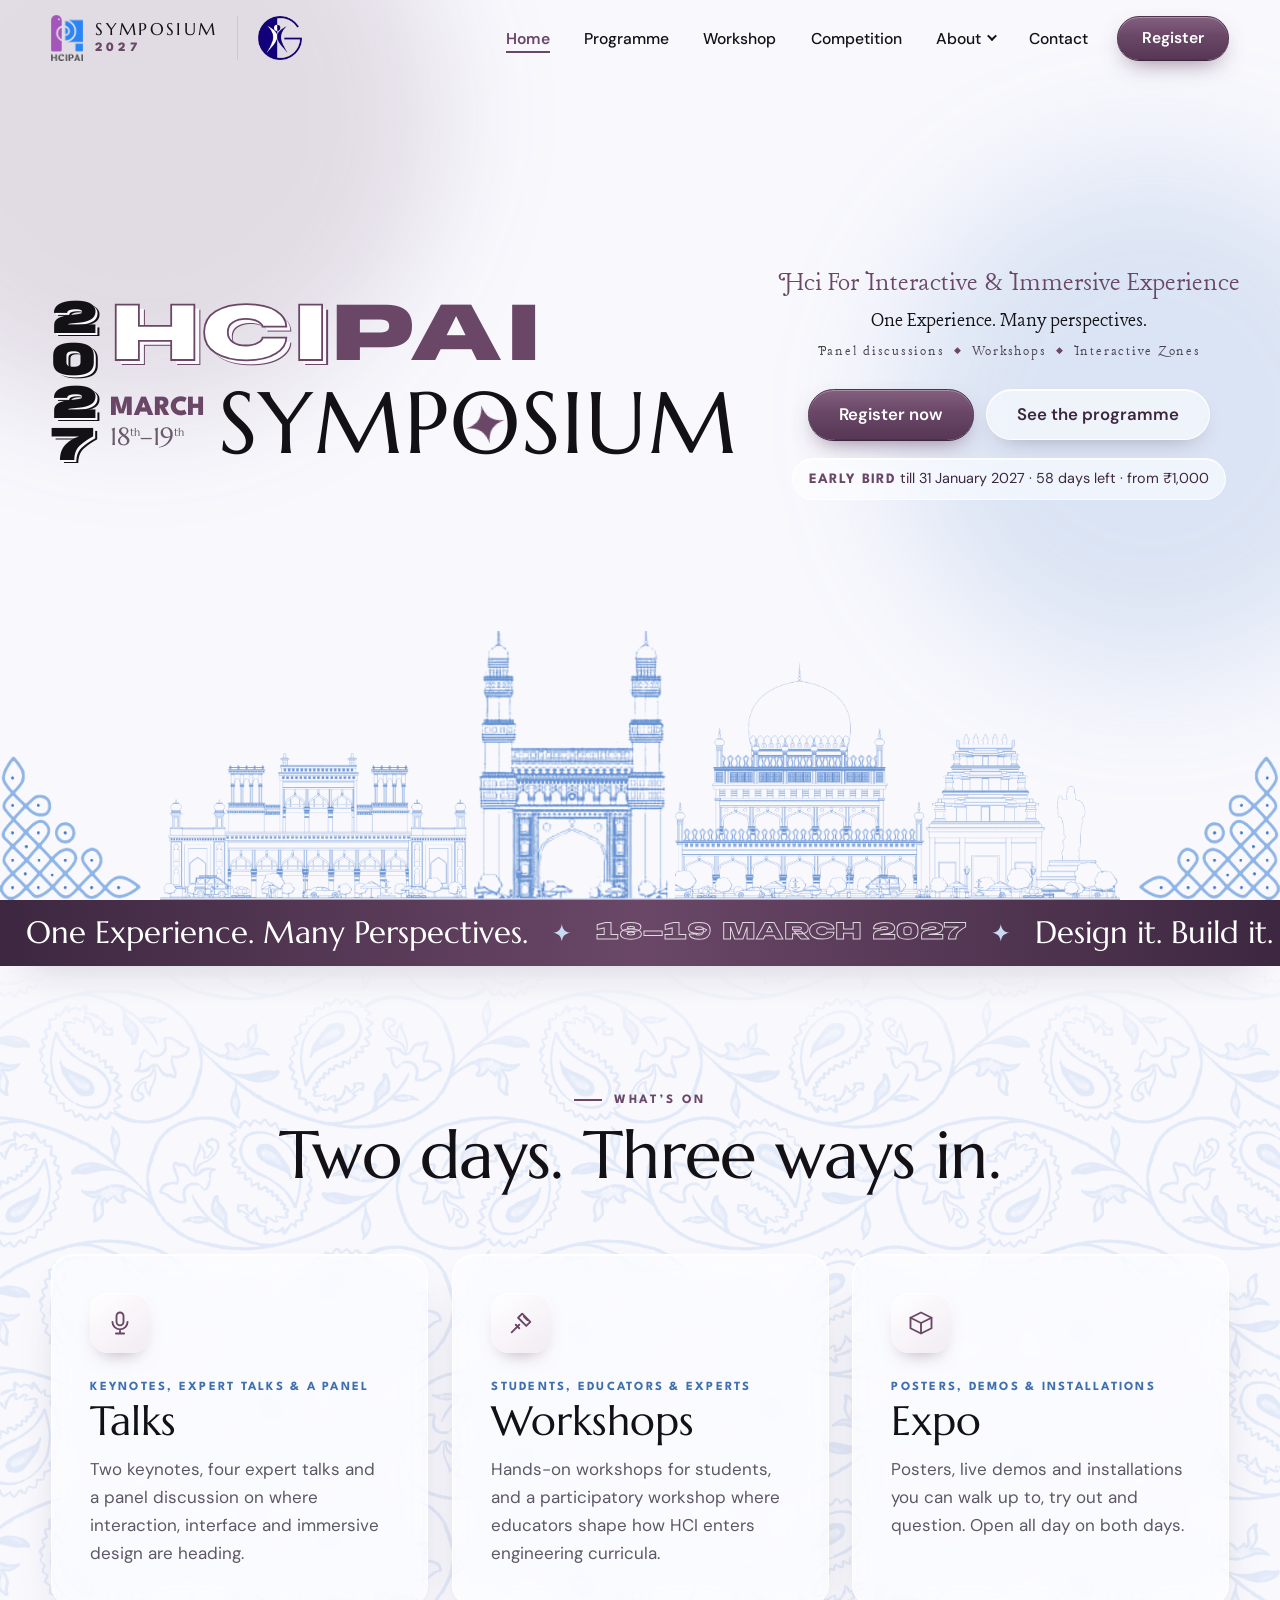
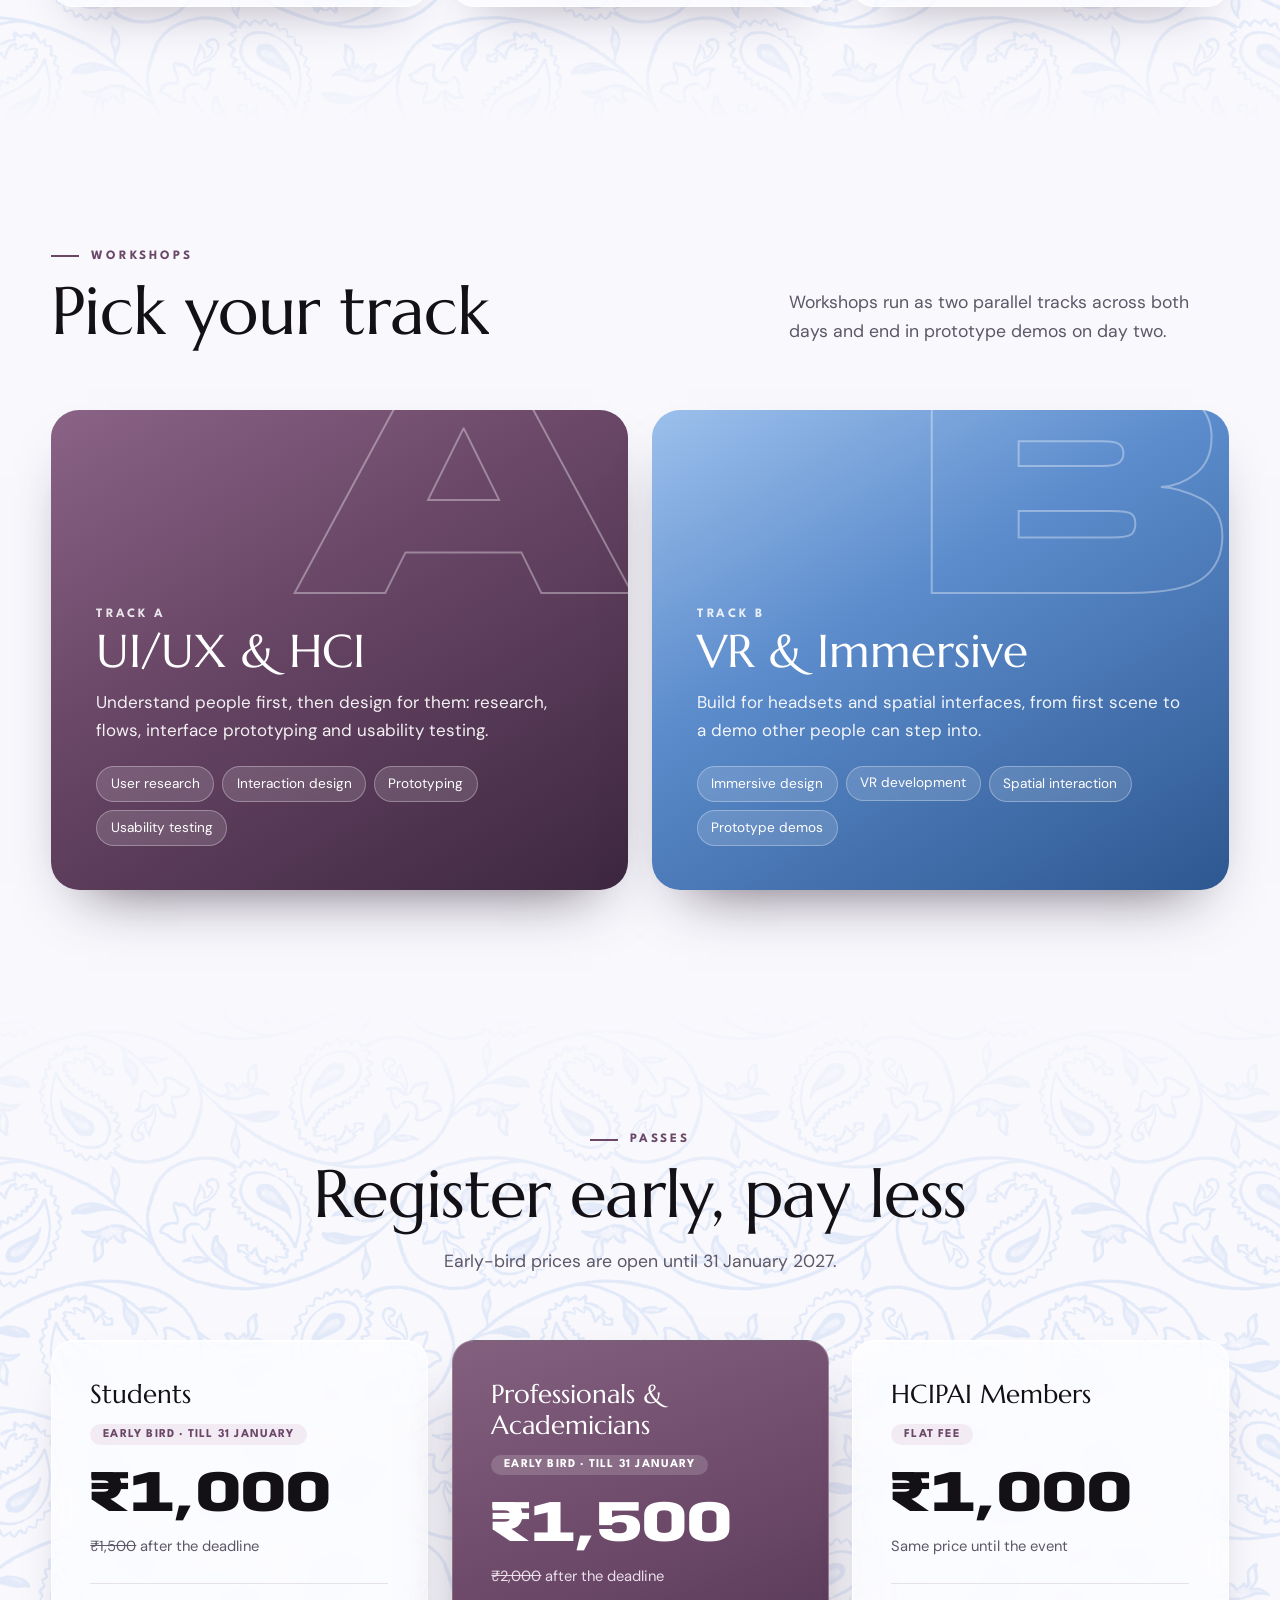
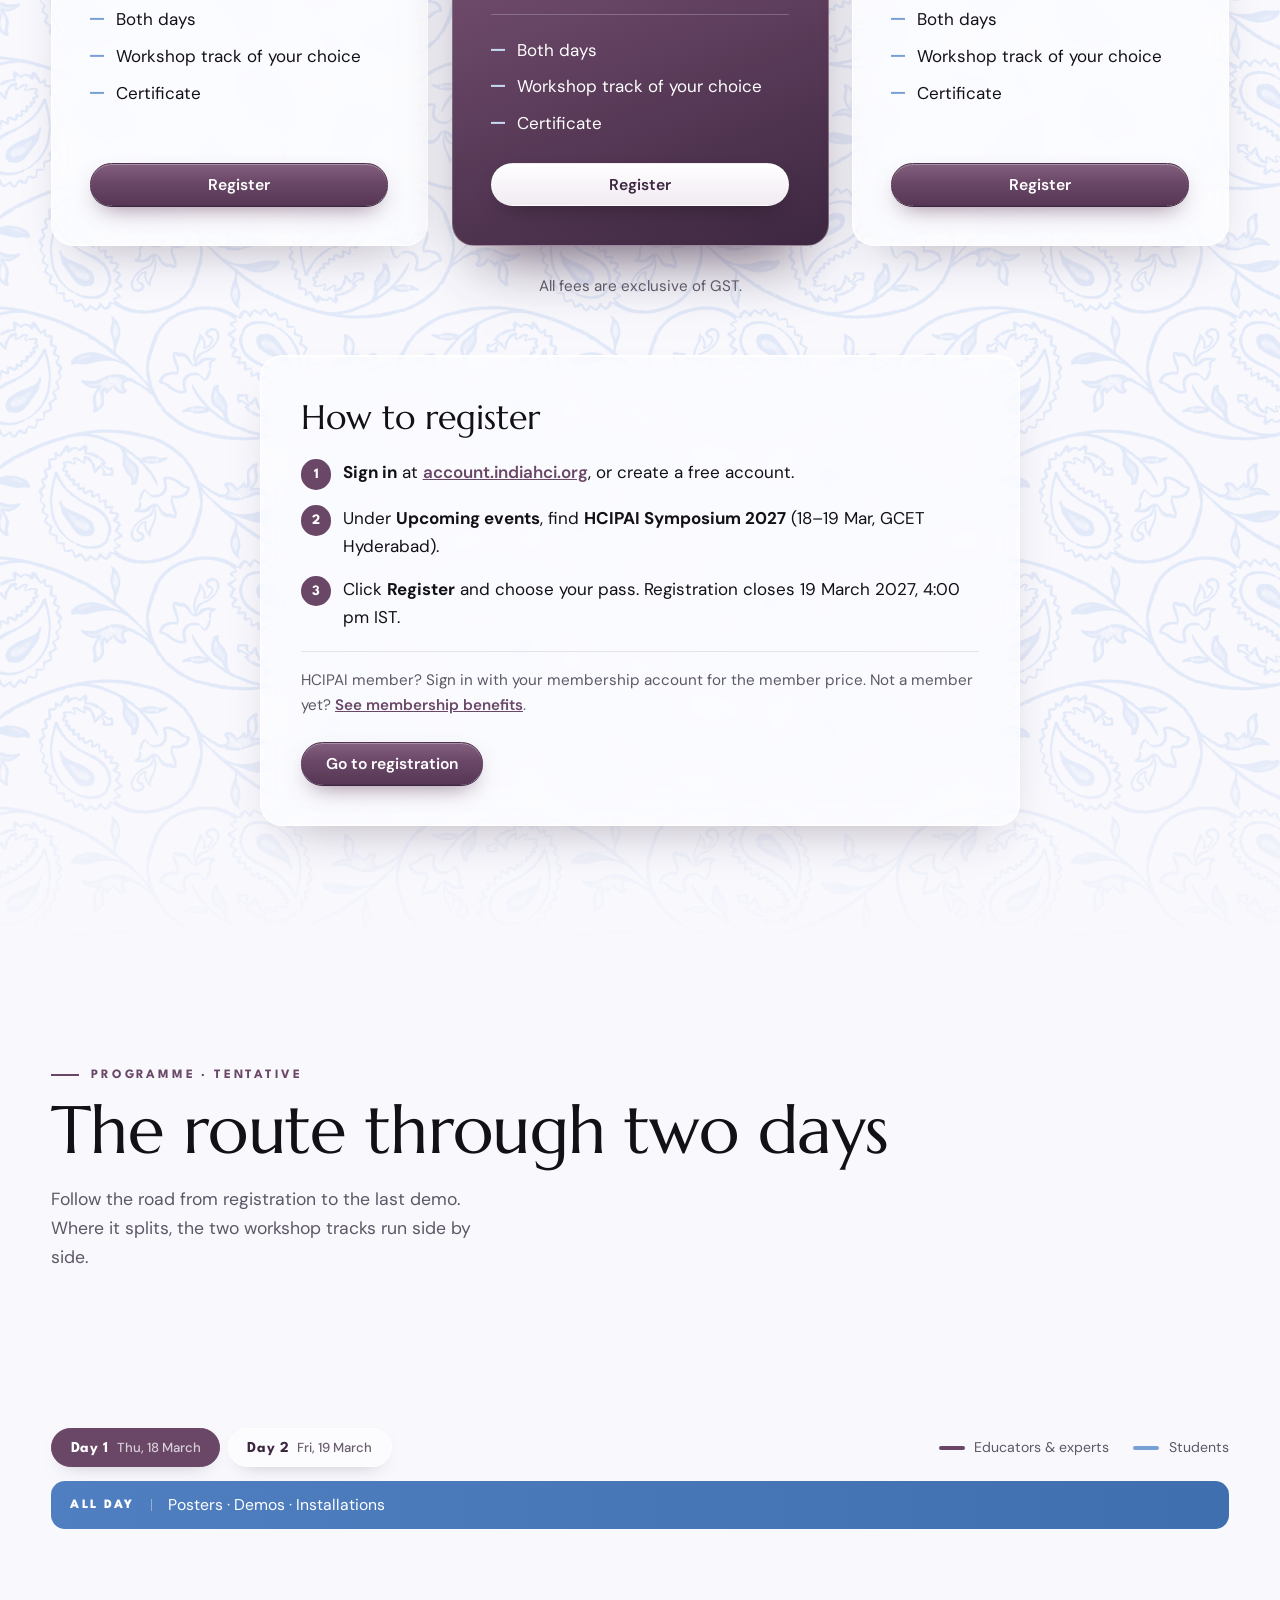
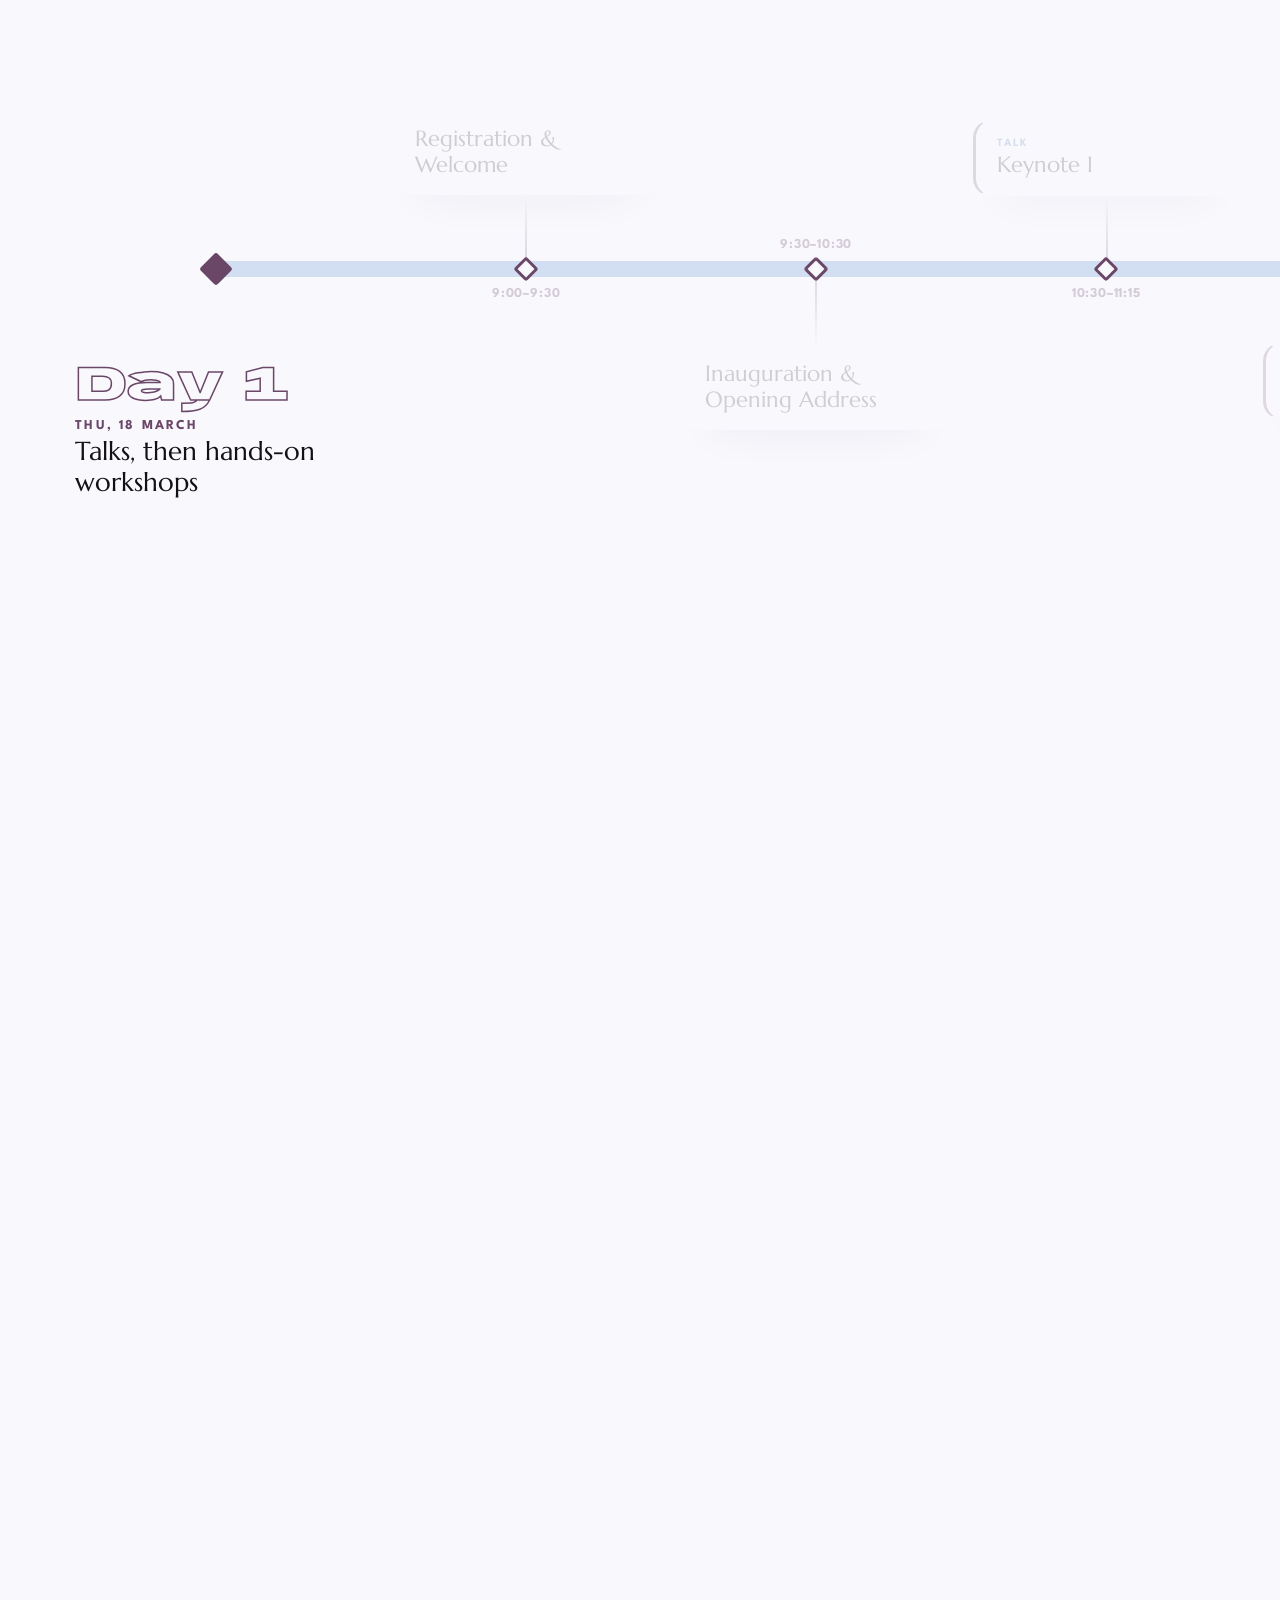
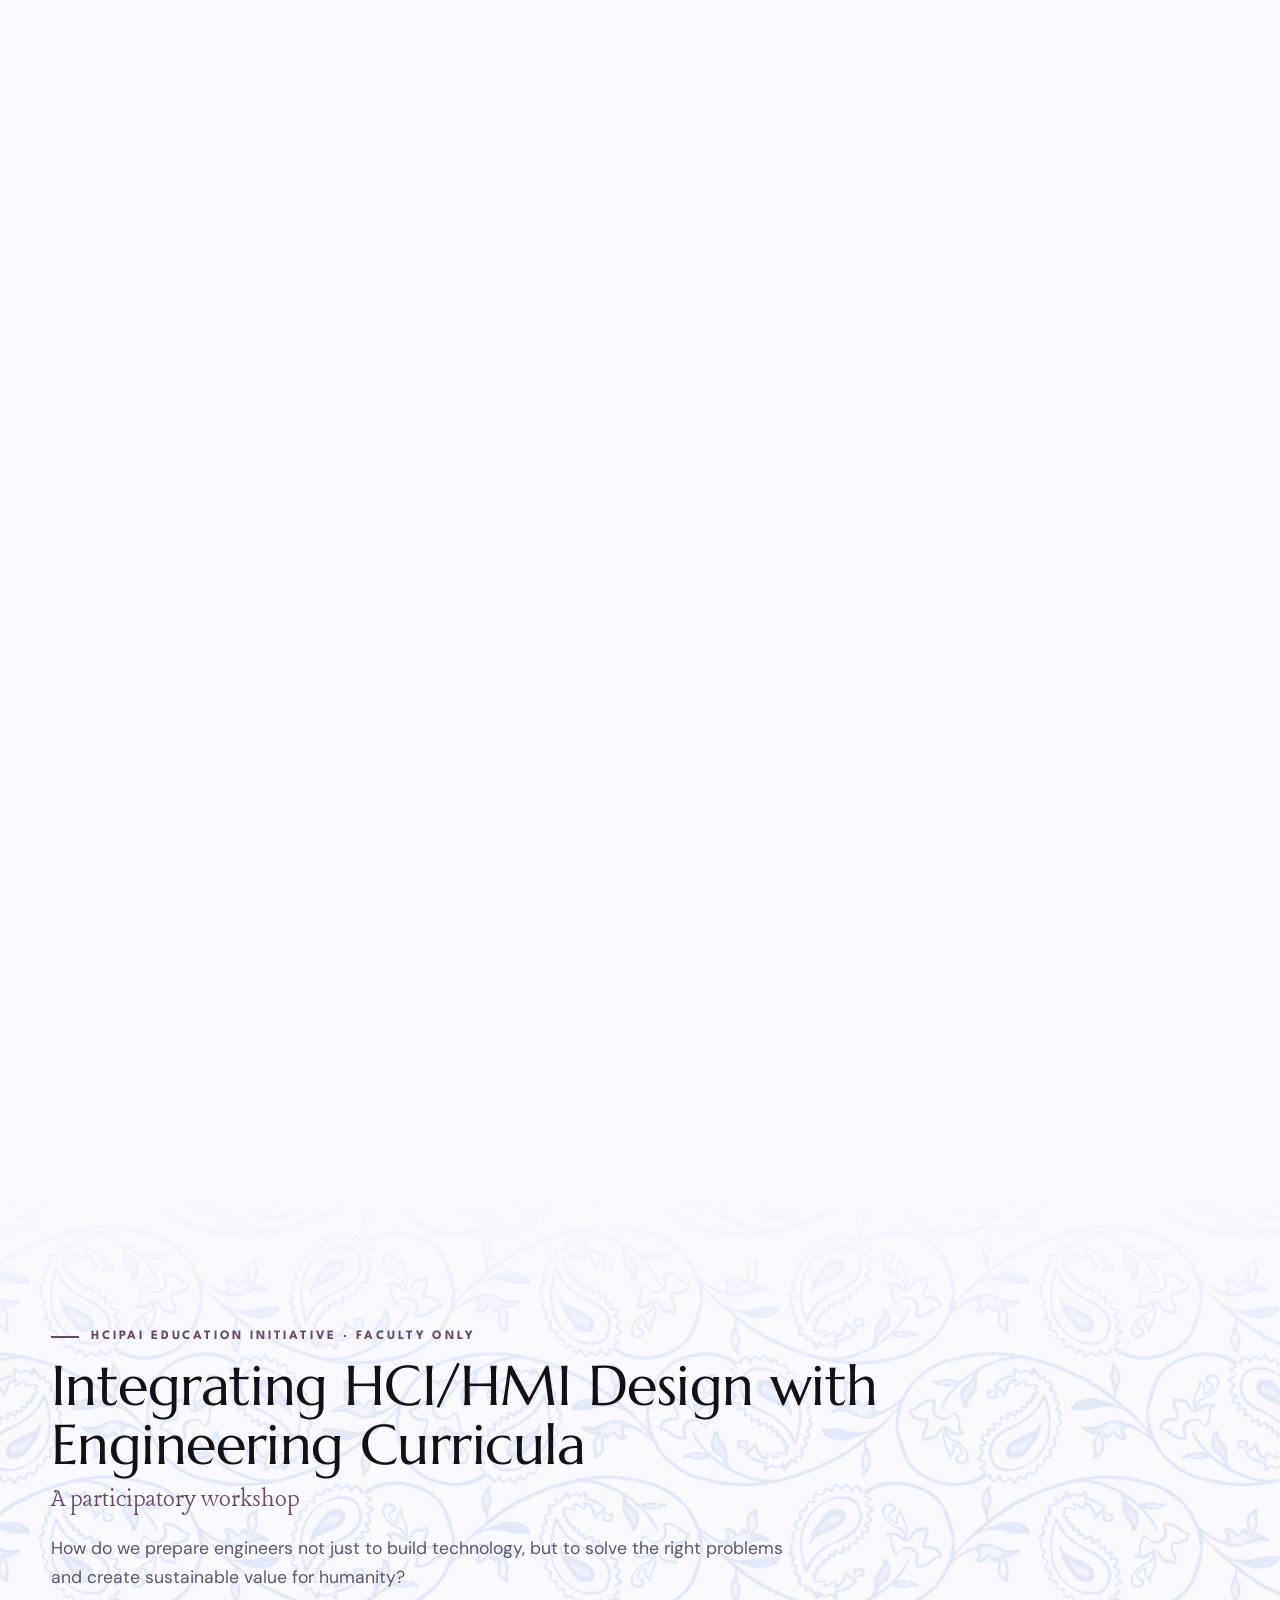
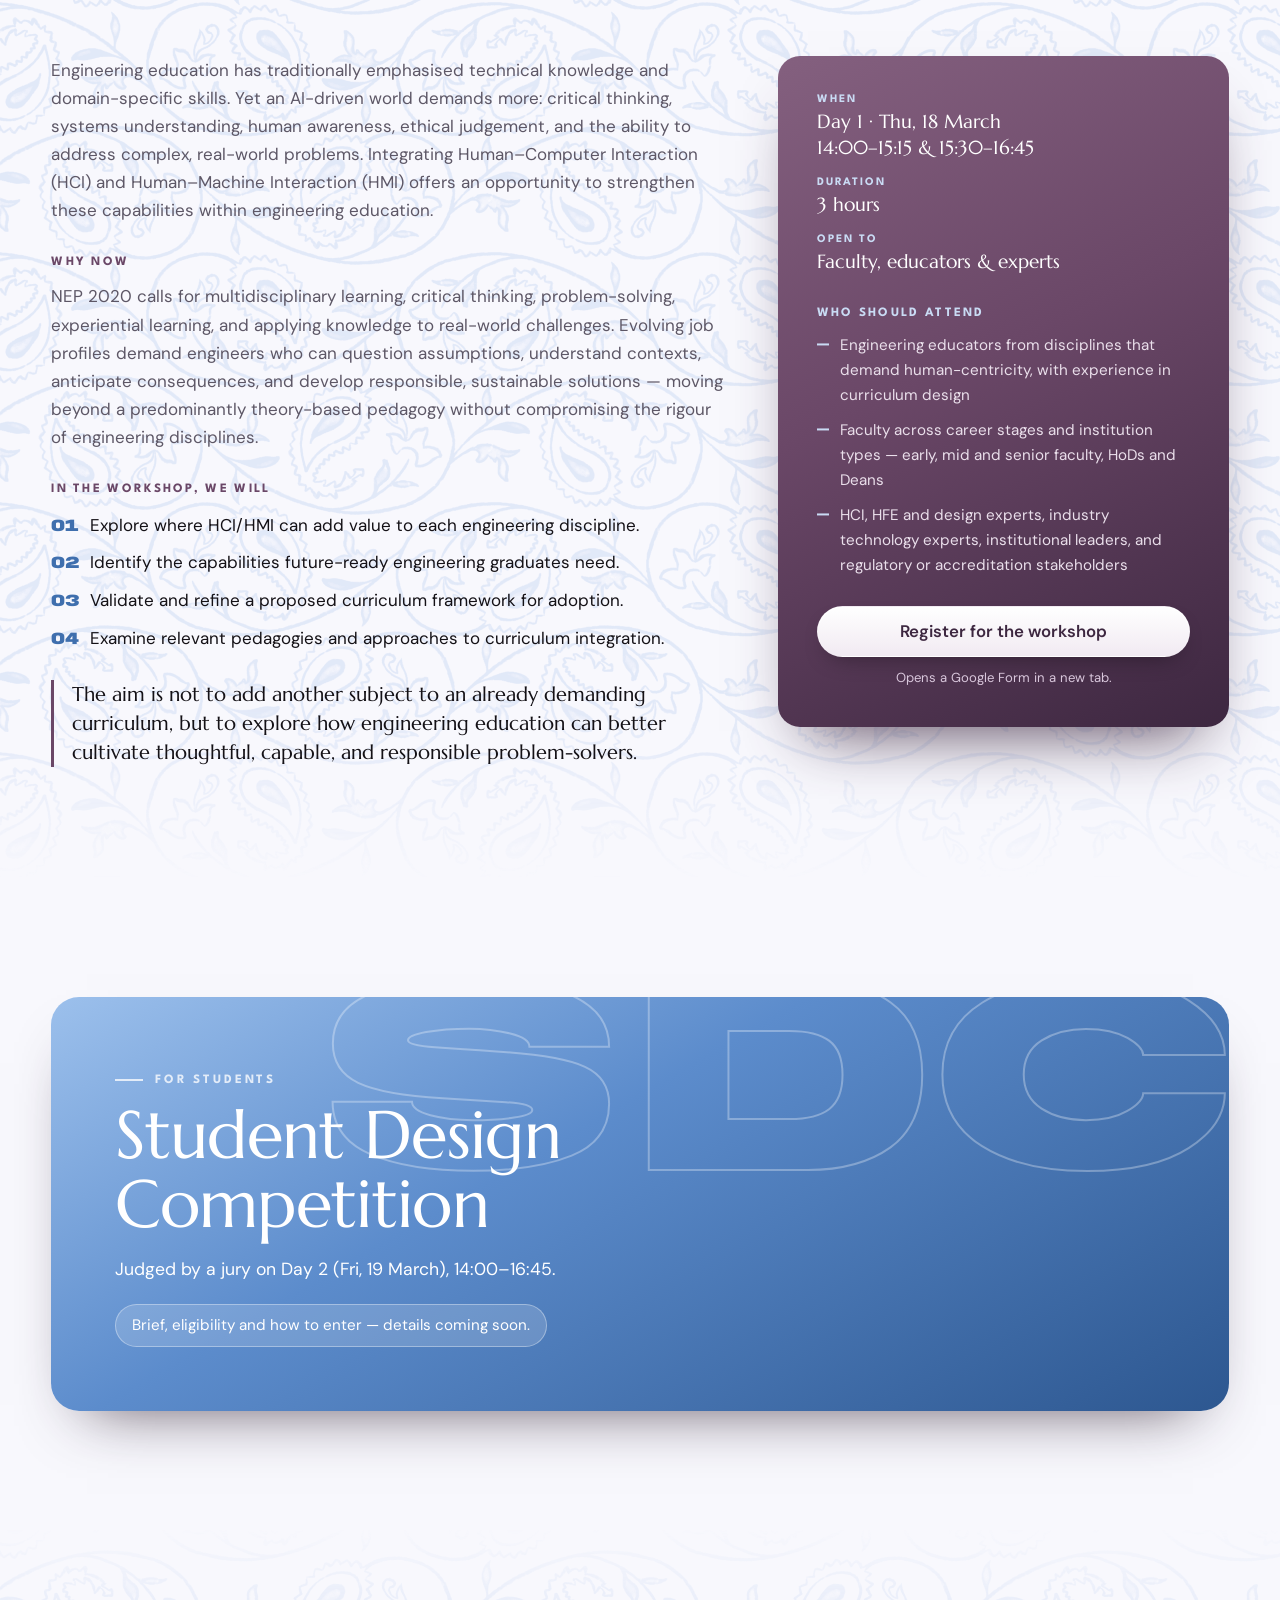
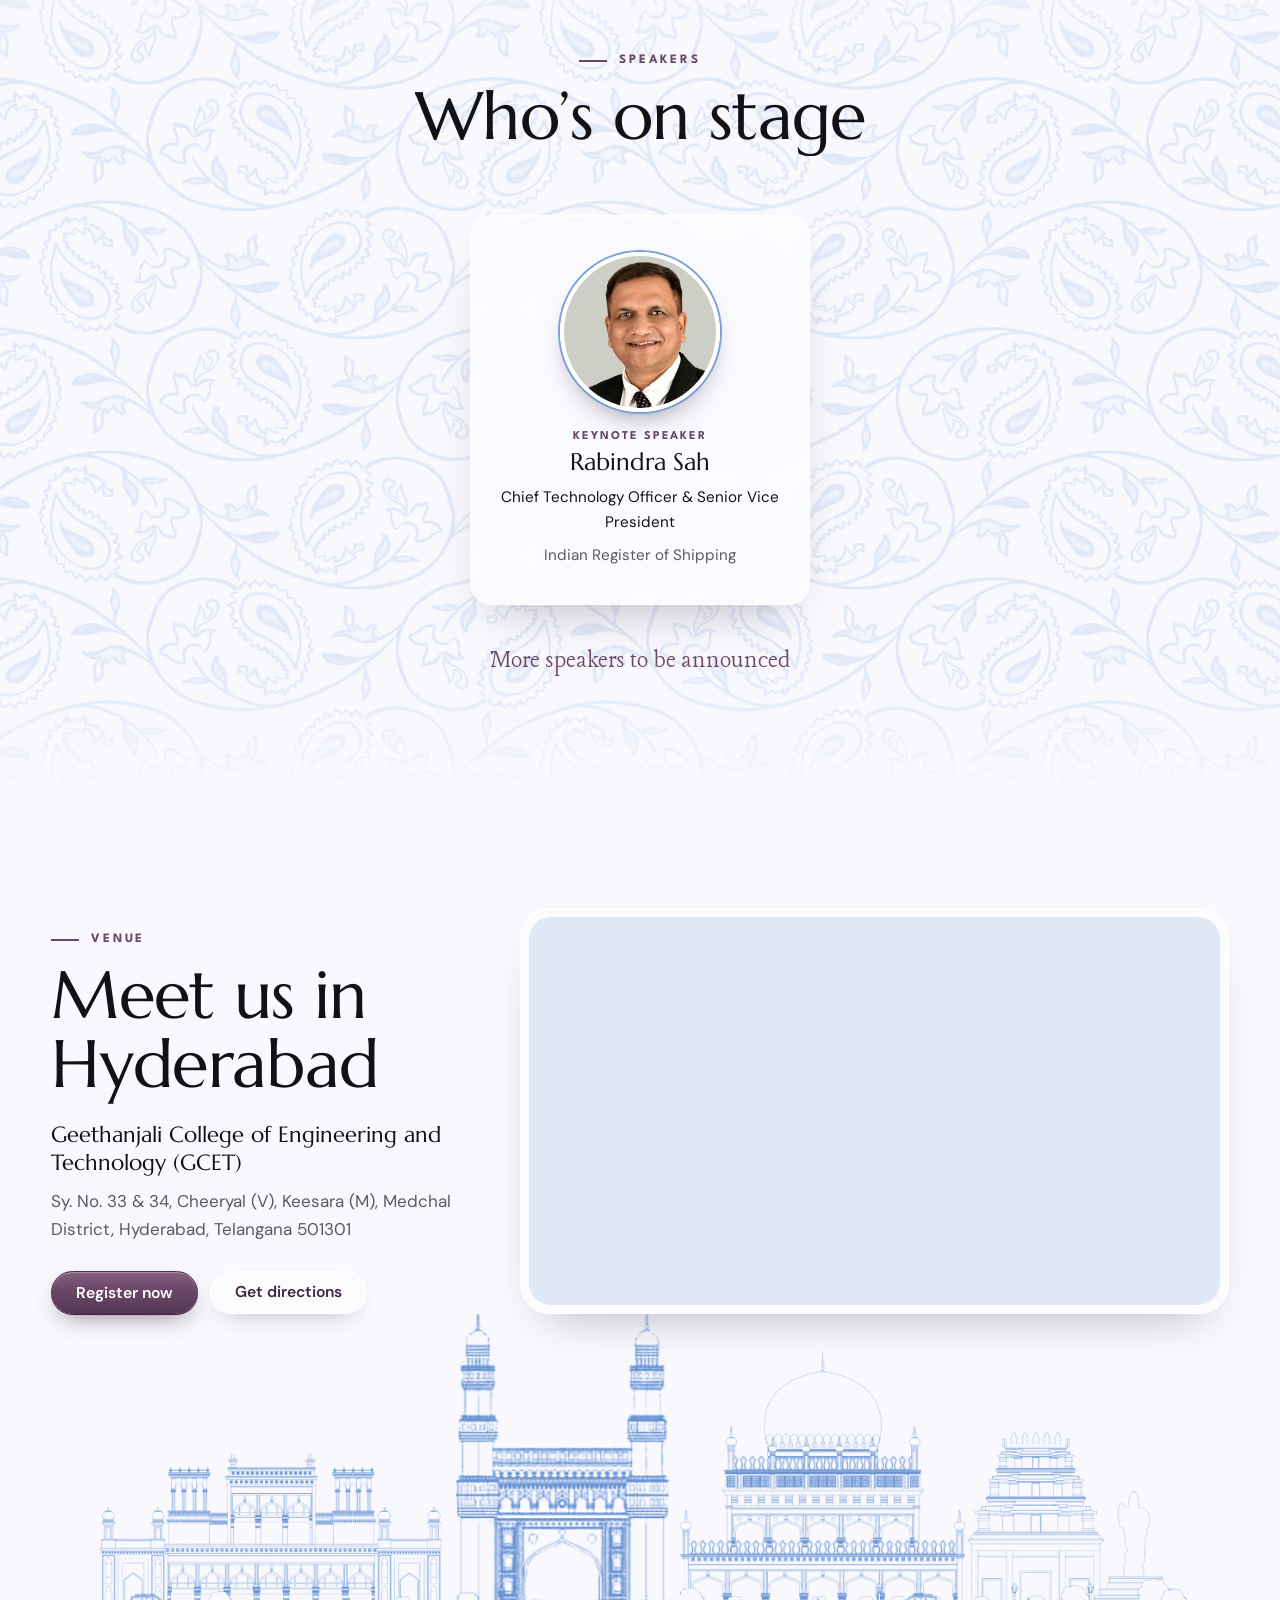
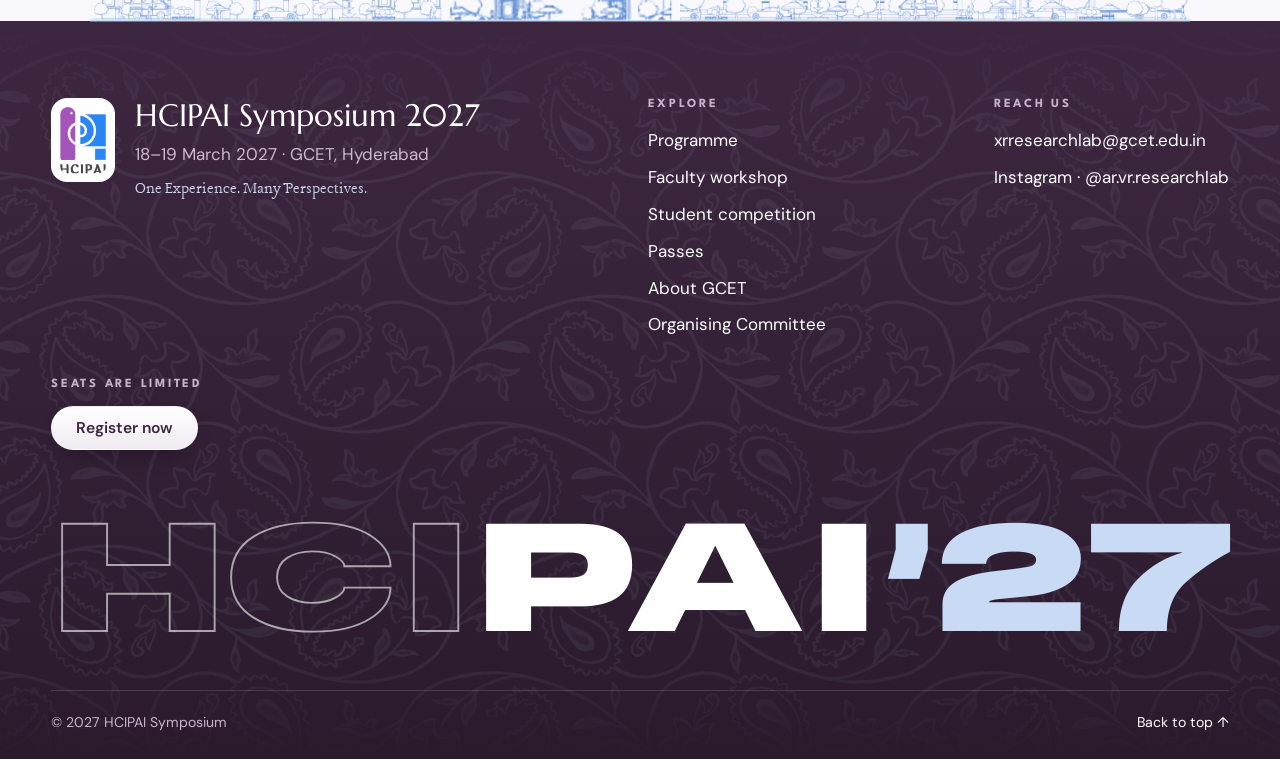
<file: index.html>
<!DOCTYPE html>
<html lang="en">
<head>
  <meta charset="UTF-8">
  <meta name="viewport" content="width=device-width, initial-scale=1">
  <title>HCIPAI Symposium 2027 · 18–19 March · GCET, Hyderabad</title>
  <meta name="description" content="HCIPAI Symposium 2027: HCI for Interactive & Immersive Experience. Keynotes, two-track workshops and a project expo. 18–19 March 2027 at GCET, Hyderabad.">
  <meta property="og:title" content="HCIPAI Symposium 2027">
  <meta property="og:description" content="HCI for Interactive & Immersive Experience · 18–19 March 2027 · GCET, Hyderabad">
  <meta property="og:image" content="assets/images/banner-draft.jpg">
  <meta name="theme-color" content="#6a4767">
  <link rel="icon" href="assets/logos/hcipai.png">
  <link rel="preconnect" href="https://fonts.googleapis.com">
  <link rel="preconnect" href="https://fonts.gstatic.com" crossorigin>
  <link rel="stylesheet" href="https://fonts.googleapis.com/css2?family=Anybody:wdth,wght@50..150,100..900&family=DM+Sans:opsz,wght@9..40,400..700&family=Lancelot&family=League+Spartan:wght@500;700;800&family=Marcellus&display=swap">
  <link rel="stylesheet" href="css/style.css">
</head>
<body data-page="home">
  <main id="main">

    <!-- ============ Hero: the Canva banner, rebuilt in live type ============ -->
    <section class="hero" aria-labelledby="hero-title" data-hero>
      <div class="hero__glow hero__glow--a" data-depth="0.4" aria-hidden="true"></div>
      <div class="hero__glow hero__glow--b" data-depth="0.25" aria-hidden="true"></div>

      <div class="hero__inner wrap">
        <h1 class="lockup" id="hero-title" data-depth="0.6">
          <span class="sr-only">HCIPAI Symposium 2027, 18–19 March</span>
          <span class="lockup__year" aria-hidden="true"><span>2</span><span>0</span><span>2</span><span>7</span></span>
          <span class="lockup__body" aria-hidden="true">
            <span class="lockup__name"><span class="lockup__hci">HCI</span><span class="lockup__pai">PAI</span></span>
            <span class="lockup__row">
              <span class="lockup__date"><b>MARCH</b><span>18<sup>th</sup>–19<sup>th</sup></span></span>
              <span class="lockup__sym">SYMP<span class="lockup__o" data-sparkle>O</span>SIUM</span>
            </span>
          </span>
        </h1>

        <div class="hero__aside" data-depth="0.35">
          <p class="hero__tagline" data-hero-in>Hci For Interactive &amp; Immersive Experience</p>
          <p class="hero__sub" data-hero-in>One Experience. Many perspectives.</p>
          <p class="hero__formats" data-hero-in>Panel discussions <span aria-hidden="true">◆</span> Workshops <span aria-hidden="true">◆</span> Interactive Zones</p>
          <div class="hero__actions" data-hero-in>
            <a class="btn btn--primary btn--lg" href="#" data-register>Register now</a>
            <a class="btn btn--glass btn--lg" href="#programme">See the programme</a>
          </div>
          <p class="hero__chip glass" data-hero-in data-earlybird></p>
        </div>
      </div>

      <img class="hero__skyline" src="assets/images/skyline.png" alt="" width="2554" height="710" aria-hidden="true">
      <div class="hero__kolam hero__kolam--l" data-kolam aria-hidden="true"></div>
      <div class="hero__kolam hero__kolam--r" data-kolam aria-hidden="true"></div>
    </section>

    <!-- ============ Marquee ============ -->
    <div class="marquee" aria-hidden="true" data-marquee></div>

    <!-- ============ Experiences ============ -->
    <section class="section section--pattern" id="experiences" aria-labelledby="exp-title">
      <div class="wrap">
        <header class="head">
          <p class="eyebrow">What’s on</p>
          <h2 class="title" id="exp-title" data-split>Two days. Three ways in.</h2>
        </header>
        <div class="experiences" id="experiences-list" data-stagger></div>
      </div>
    </section>

    <!-- ============ Tracks ============ -->
    <section class="section" id="tracks" aria-labelledby="tracks-title">
      <div class="wrap">
        <header class="head head--split">
          <div>
            <p class="eyebrow">Workshops</p>
            <h2 class="title" id="tracks-title" data-split>Pick your track</h2>
          </div>
          <p class="lead" data-reveal>Workshops run as two parallel tracks across both days and end in prototype demos on day two.</p>
        </header>
        <div class="tracks" id="tracks-list"></div>
      </div>
    </section>

    <!-- ============ Passes ============ -->
    <section class="section section--pattern" id="passes" aria-labelledby="passes-title">
      <div class="wrap">
        <header class="head">
          <p class="eyebrow">Passes</p>
          <h2 class="title" id="passes-title" data-split>Register early, pay less</h2>
          <p class="lead" data-reveal data-earlybird-lead></p>
        </header>
        <div class="pricing" id="pricing-cards" data-stagger></div>
        <p class="pricing__note" id="pricing-note" data-reveal></p>

        <div class="howto glass" data-reveal>
          <h3 class="howto__title">How to register</h3>
          <ol class="howto__steps">
            <li><span><b>Sign in</b> at <a href="#" data-register>account.indiahci.org</a>, or create a free account.</span></li>
            <li><span>Under <b>Upcoming events</b>, find <b>HCIPAI Symposium 2027</b> (18–19 Mar, GCET Hyderabad).</span></li>
            <li><span>Click <b>Register</b> and choose your pass. Registration closes <span data-register-closes></span>.</span></li>
          </ol>
          <p class="howto__note">HCIPAI member? Sign in with your membership account for the member price. Not a member yet? <a href="#" data-membership target="_blank" rel="noopener">See membership benefits</a>.</p>
          <a class="btn btn--primary howto__cta" href="#" data-register>Go to registration</a>
        </div>
      </div>
    </section>

    <!-- ============ Programme roadmap ============ -->
    <section class="section section--flush" id="programme" aria-labelledby="programme-title">
      <div class="wrap">
        <header class="head head--split">
          <div>
            <p class="eyebrow">Programme · tentative</p>
            <h2 class="title" id="programme-title" data-split>The route through two days</h2>
          </div>
          <p class="lead" data-reveal>Follow the road from registration to the last demo. Where it splits, the two workshop tracks run side by side.</p>
        </header>
      </div>
      <div class="roadmap" id="roadmap"></div>
    </section>

    <!-- ============ Faculty workshop (copy from the HCIPAI Education Initiative brief) ============ -->
    <section class="section section--pattern" id="workshop" aria-labelledby="workshop-title">
      <div class="wrap">
        <header class="ws__head">
          <p class="eyebrow">HCIPAI Education Initiative · Faculty only</p>
          <h2 class="title" id="workshop-title" data-split>Integrating HCI/HMI Design with Engineering Curricula</h2>
          <p class="ws__sub">A participatory workshop</p>
          <p class="lead" data-reveal>How do we prepare engineers not just to build technology, but to solve the right problems and create sustainable value for humanity?</p>
        </header>

        <div class="ws">
          <div class="ws__main" data-reveal>
            <p>Engineering education has traditionally emphasised technical knowledge and domain-specific skills. Yet an AI-driven world demands more: critical thinking, systems understanding, human awareness, ethical judgement, and the ability to address complex, real-world problems. Integrating Human–Computer Interaction (HCI) and Human–Machine Interaction (HMI) offers an opportunity to strengthen these capabilities within engineering education.</p>
            <h3 class="ws__h">Why now</h3>
            <p>NEP 2020 calls for multidisciplinary learning, critical thinking, problem-solving, experiential learning, and applying knowledge to real-world challenges. Evolving job profiles demand engineers who can question assumptions, understand contexts, anticipate consequences, and develop responsible, sustainable solutions — moving beyond a predominantly theory-based pedagogy without compromising the rigour of engineering disciplines.</p>
            <h3 class="ws__h">In the workshop, we will</h3>
            <ol class="ws__steps">
              <li>Explore where HCI/HMI can add value to each engineering discipline.</li>
              <li>Identify the capabilities future-ready engineering graduates need.</li>
              <li>Validate and refine a proposed curriculum framework for adoption.</li>
              <li>Examine relevant pedagogies and approaches to curriculum integration.</li>
            </ol>
            <p class="ws__aim">The aim is not to add another subject to an already demanding curriculum, but to explore how engineering education can better cultivate thoughtful, capable, and responsible problem-solvers.</p>
          </div>

          <aside class="ws__card" data-reveal>
            <dl class="ws__facts">
              <div><dt>When</dt><dd>Day 1 · Thu, 18 March<br>14:00–15:15 &amp; 15:30–16:45</dd></div>
              <div><dt>Duration</dt><dd>3 hours</dd></div>
              <div><dt>Open to</dt><dd>Faculty, educators &amp; experts</dd></div>
            </dl>
            <h3 class="ws__h ws__h--light">Who should attend</h3>
            <ul class="ws__who">
              <li>Engineering educators from disciplines that demand human-centricity, with experience in curriculum design</li>
              <li>Faculty across career stages and institution types — early, mid and senior faculty, HoDs and Deans</li>
              <li>HCI, HFE and design experts, industry technology experts, institutional leaders, and regulatory or accreditation stakeholders</li>
            </ul>
            <a class="btn btn--light btn--lg ws__cta" href="#" data-workshop-register target="_blank" rel="noopener">Register for the workshop</a>
            <p class="ws__note">Opens a Google Form in a new tab.</p>
          </aside>
        </div>
      </div>
    </section>

    <!-- ============ Student Design Competition (details to come from the organisers) ============ -->
    <section class="section" id="competition" aria-labelledby="competition-title">
      <div class="wrap">
        <div class="comp" data-reveal>
          <p class="comp__mark" aria-hidden="true">SDC</p>
          <div class="comp__body">
            <p class="eyebrow">For students</p>
            <h2 class="title" id="competition-title">Student Design Competition</h2>
            <p class="comp__text">Judged by a jury on Day 2 (Fri, 19 March), 14:00–16:45.</p>
            <p class="comp__soon">Brief, eligibility and how to enter — details coming soon.</p>
          </div>
        </div>
      </div>
    </section>

    <!-- ============ Speakers ============ -->
    <section class="section section--pattern" id="speakers" aria-labelledby="speakers-title">
      <div class="wrap">
        <header class="head">
          <p class="eyebrow">Speakers</p>
          <h2 class="title" id="speakers-title" data-split>Who’s on stage</h2>
        </header>
        <!-- Shows "To be announced" until SITE.speakers.announced is true -->
        <div id="speakers-list"></div>
      </div>
    </section>

    <!-- ============ Venue ============ -->
    <section class="section venue-section" id="venue" aria-labelledby="venue-title">
      <div class="wrap venue">
        <div class="venue__info" data-reveal>
          <p class="eyebrow">Venue</p>
          <h2 class="title" id="venue-title">Meet us in Hyderabad</h2>
          <p class="venue__name" data-venue-name></p>
          <p class="venue__address" data-venue-address></p>
          <div class="venue__actions">
            <a class="btn btn--primary" href="#" data-register>Register now</a>
            <a class="btn btn--glass" href="#" id="directions" target="_blank" rel="noopener">Get directions</a>
          </div>
        </div>
        <div class="venue__map-wrap" data-reveal>
          <iframe class="venue__map" id="venue-map" title="Map showing the symposium venue" loading="lazy" referrerpolicy="no-referrer-when-downgrade"></iframe>
        </div>
      </div>
    </section>

  </main>

  <script src="js/data.js"></script>
  <script src="js/layout.js"></script>
  <script src="js/main.js"></script>
  <script src="js/vendor/gsap.min.js"></script>
  <script src="js/vendor/ScrollTrigger.min.js"></script>
  <script src="js/motion.js"></script>
</body>
</html>
</file>
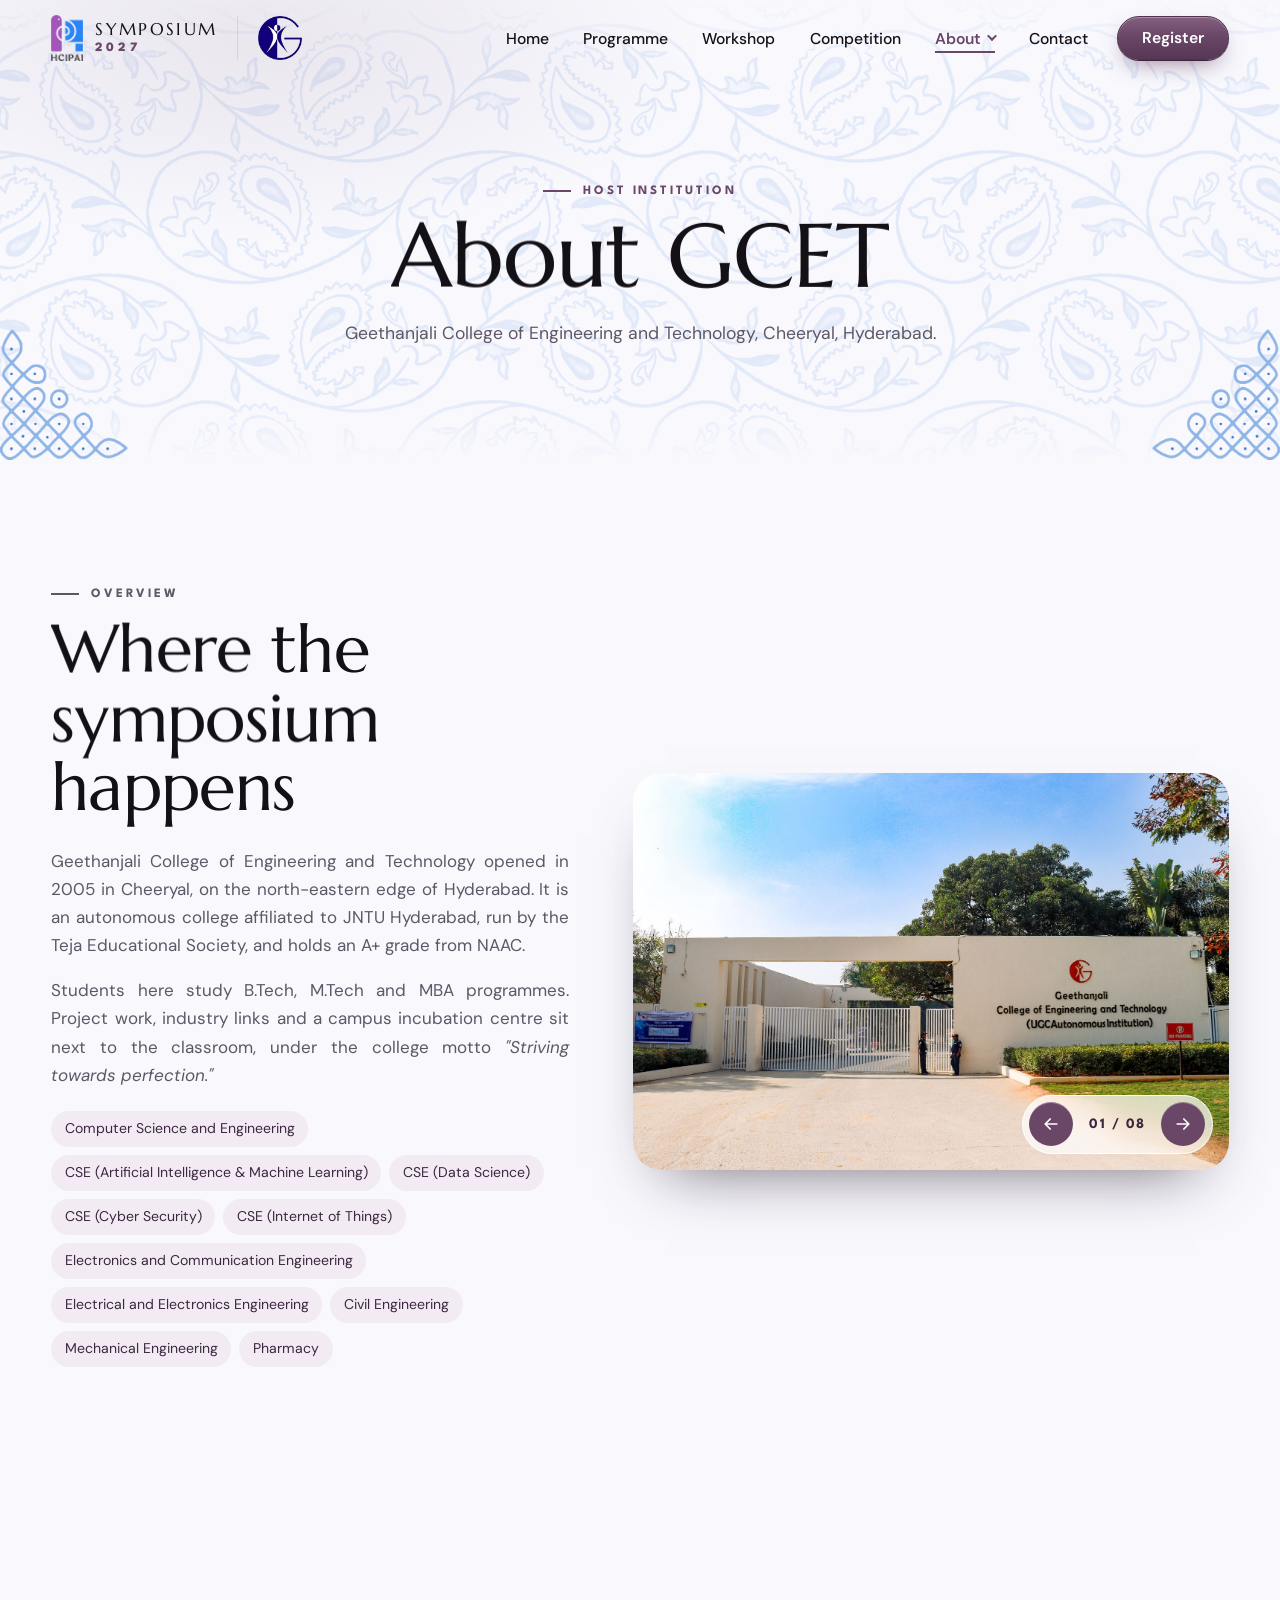
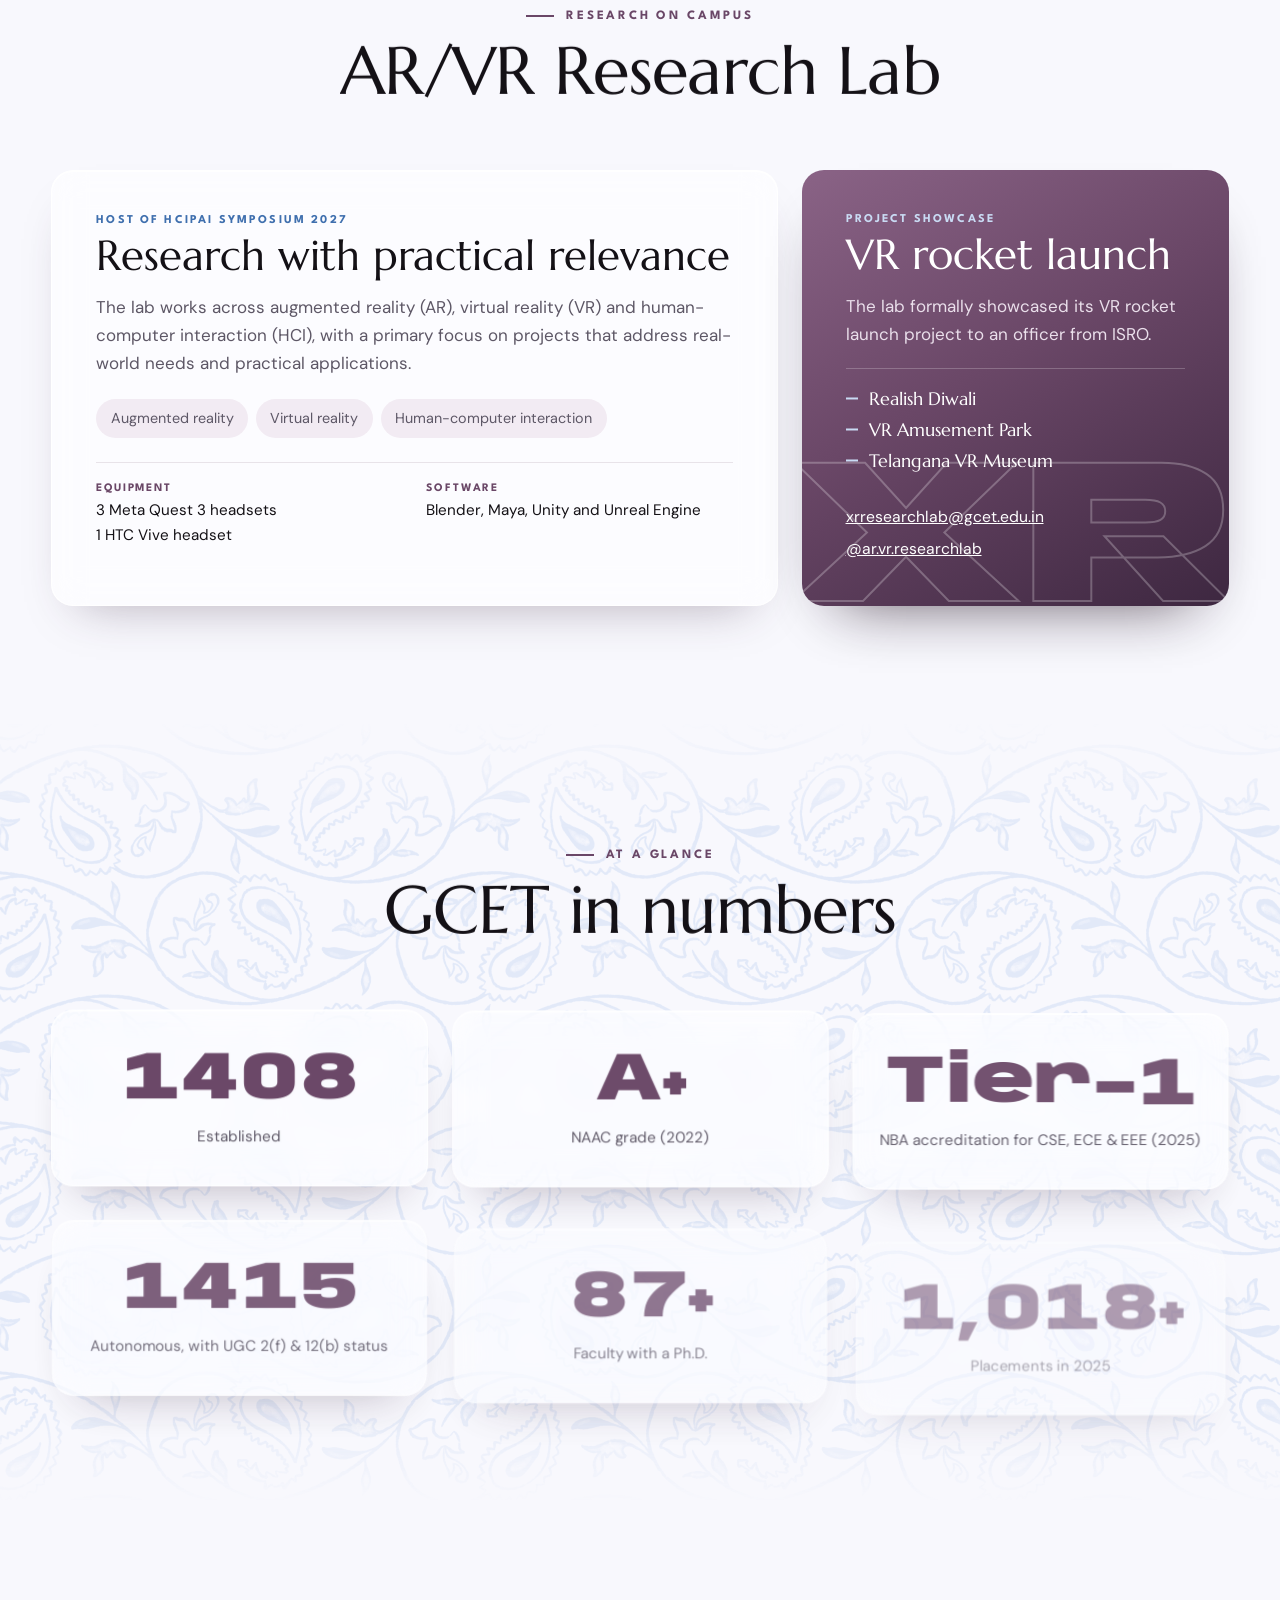
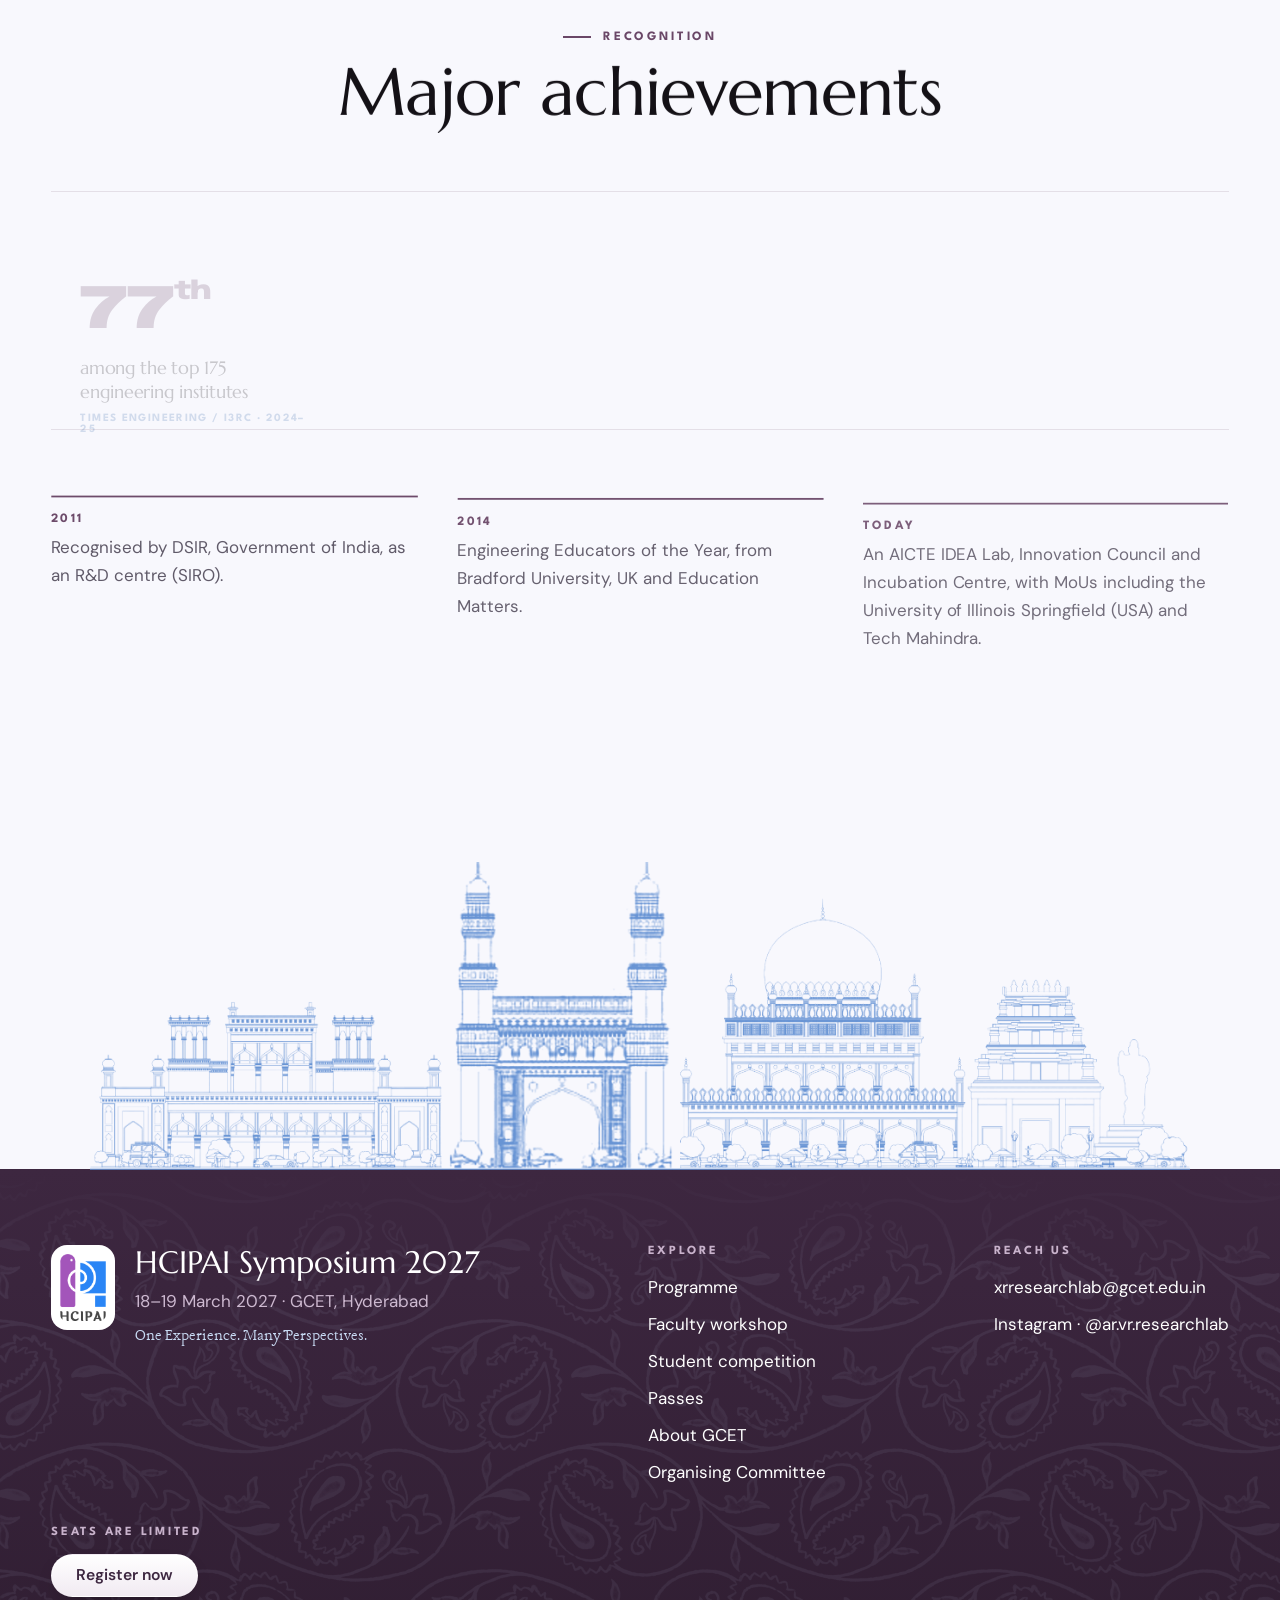
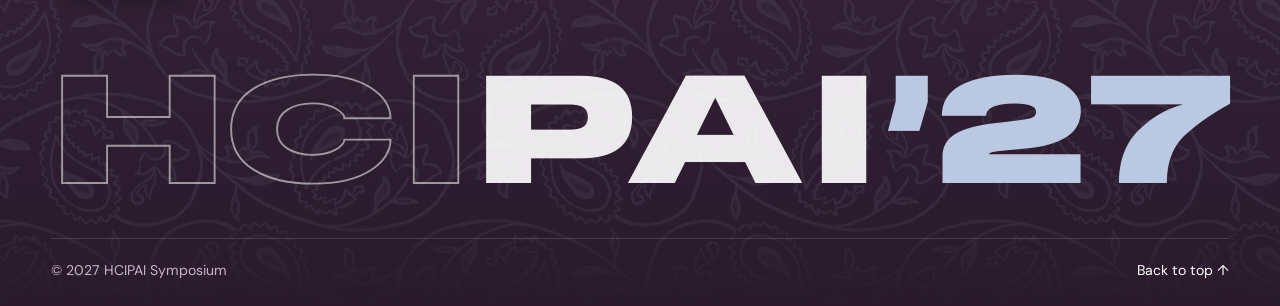
<file: about-gcet.html>
<!DOCTYPE html>
<html lang="en">
<head>
  <meta charset="UTF-8">
  <meta name="viewport" content="width=device-width, initial-scale=1">
  <title>About GCET · HCIPAI Symposium 2027</title>
  <meta name="description" content="About the host institution of HCIPAI Symposium 2027: Geethanjali College of Engineering and Technology, Hyderabad.">
  <meta name="theme-color" content="#6a4767">
  <link rel="icon" href="assets/logos/hcipai.png">
  <link rel="preconnect" href="https://fonts.googleapis.com">
  <link rel="preconnect" href="https://fonts.gstatic.com" crossorigin>
  <link rel="stylesheet" href="https://fonts.googleapis.com/css2?family=Anybody:wdth,wght@50..150,100..900&family=DM+Sans:opsz,wght@9..40,400..700&family=Lancelot&family=League+Spartan:wght@500;700;800&family=Marcellus&display=swap">
  <link rel="stylesheet" href="css/style.css">
</head>
<body data-page="about-gcet">
  <main id="main">

    <header class="page-head">
      <p class="eyebrow">Host institution</p>
      <h1 data-split>About GCET</h1>
      <p data-reveal>Geethanjali College of Engineering and Technology, Cheeryal, Hyderabad.</p>
      <div class="page-head__kolam page-head__kolam--l" data-kolam aria-hidden="true"></div>
      <div class="page-head__kolam page-head__kolam--r" data-kolam aria-hidden="true"></div>
    </header>

    <!-- Facts sourced from gcet.edu.in (see docs/gcet-info.md). TODO: organisers to confirm. Campus photos from the "Block pictures" Drive folder, resized to 1600px. -->
    <section class="section" aria-labelledby="overview-title">
      <div class="wrap split">
        <div class="split__text">
          <p class="eyebrow">Overview</p>
          <h2 class="title" id="overview-title" data-split>Where the symposium happens</h2>
          <p data-reveal>Geethanjali College of Engineering and Technology opened in 2005 in Cheeryal, on the north-eastern edge of Hyderabad. It is an autonomous college affiliated to JNTU Hyderabad, run by the Teja Educational Society, and holds an A+ grade from NAAC.</p>
          <p data-reveal>Students here study B.Tech, M.Tech and MBA programmes. Project work, industry links and a campus incubation centre sit next to the classroom, under the college motto <em>"Striving towards perfection."</em></p>
          <ul class="branches" data-reveal aria-label="Departments and disciplines across the campus">
            <li>Computer Science and Engineering</li>
            <li>CSE (Artificial Intelligence &amp; Machine Learning)</li>
            <li>CSE (Data Science)</li>
            <li>CSE (Cyber Security)</li>
            <li>CSE (Internet of Things)</li>
            <li>Electronics and Communication Engineering</li>
            <li>Electrical and Electronics Engineering</li>
            <li>Civil Engineering</li>
            <li>Mechanical Engineering</li>
            <li>Pharmacy</li>
          </ul>
        </div>

        <div class="carousel" data-carousel data-reveal tabindex="0" role="region" aria-roledescription="carousel" aria-label="Campus photos">
          <div class="carousel__track">
          <div class="carousel__slide"><img src="assets/images/campus/01.jpg" alt="Main gate of Geethanjali College of Engineering and Technology" width="1600" height="1067"></div>
          <div class="carousel__slide"><img src="assets/images/campus/02.jpg" alt="Palm-lined avenue leading through the campus" width="1600" height="1067" loading="lazy"></div>
          <div class="carousel__slide"><img src="assets/images/campus/03.jpg" alt="Academic block entrance with its tall columns" width="1600" height="1067" loading="lazy"></div>
          <div class="carousel__slide"><img src="assets/images/campus/04.jpg" alt="Academic block facing the sports court" width="1600" height="1067" loading="lazy"></div>
          <div class="carousel__slide"><img src="assets/images/campus/05.jpg" alt="Block with landscaped gardens in front" width="1600" height="1067" loading="lazy"></div>
          <div class="carousel__slide"><img src="assets/images/campus/06.jpg" alt="Open-air amphitheatre beside a teaching block" width="1600" height="1067" loading="lazy"></div>
          <div class="carousel__slide"><img src="assets/images/campus/07.jpg" alt="Teaching block in afternoon light" width="1600" height="1067" loading="lazy"></div>
          <div class="carousel__slide"><img src="assets/images/campus/08.jpg" alt="Long academic block behind a row of palms" width="1600" height="1067" loading="lazy"></div>
          </div>
          <div class="carousel__ui">
            <button class="carousel__btn carousel__btn--prev" type="button" data-prev aria-label="Previous photo"><svg viewBox="0 0 24 24" fill="none" stroke="currentColor" stroke-width="2" stroke-linecap="round" stroke-linejoin="round" aria-hidden="true"><path d="M5 12h14M13 6l6 6-6 6"/></svg></button>
            <span class="carousel__count" data-count-label aria-hidden="true">01 / 08</span>
            <button class="carousel__btn" type="button" data-next aria-label="Next photo"><svg viewBox="0 0 24 24" fill="none" stroke="currentColor" stroke-width="2" stroke-linecap="round" stroke-linejoin="round" aria-hidden="true"><path d="M5 12h14M13 6l6 6-6 6"/></svg></button>
          </div>
          <p class="sr-only" aria-live="polite" data-live></p>
        </div>
      </div>
    </section>

    <!-- Lab details supplied by the organisers. -->
    <section class="section" aria-labelledby="units-title">
      <div class="wrap">
        <header class="head">
          <p class="eyebrow">Research on campus</p>
          <h2 class="title" id="units-title" data-split>AR/VR Research Lab</h2>
        </header>
        <div class="units" data-stagger>
          <article class="unit glass">
            <p class="unit__kicker">Host of HCIPAI Symposium 2027</p>
            <h3 class="unit__title">Research with practical relevance</h3>
            <p class="unit__text">The lab works across augmented reality (AR), virtual reality (VR) and human-computer interaction (HCI), with a primary focus on projects that address real-world needs and practical applications.</p>
            <ul class="unit__chips" aria-label="Research areas">
              <li>Augmented reality</li>
              <li>Virtual reality</li>
              <li>Human-computer interaction</li>
            </ul>
            <dl class="unit__facts">
              <div><dt>Equipment</dt><dd>3 Meta Quest 3 headsets<br>1 HTC Vive headset</dd></div>
              <div><dt>Software</dt><dd>Blender, Maya, Unity and Unreal Engine</dd></div>
            </dl>
          </article>
          <article class="unit unit--xr">
            <p class="unit__mark" aria-hidden="true">XR</p>
            <div>
              <p class="unit__kicker">Project showcase</p>
              <h3 class="unit__title">VR rocket launch</h3>
              <p class="unit__text">The lab formally showcased its VR rocket launch project to an officer from ISRO.</p>
              <!-- TODO: one-line descriptions for these once the team sends details -->
              <ul class="unit__projects" aria-label="More projects">
                <li>Realish Diwali</li>
                <li>VR Amusement Park</li>
                <li>Telangana VR Museum</li>
              </ul>
            </div>
            <p class="unit__links"><a href="mailto:xrresearchlab@gcet.edu.in">xrresearchlab@gcet.edu.in</a><a href="https://www.instagram.com/ar.vr.researchlab/" target="_blank" rel="noopener">@ar.vr.researchlab</a></p>
          </article>
        </div>
      </div>
    </section>

    <section class="section section--pattern" aria-labelledby="facts-title">
      <div class="wrap">
        <header class="head">
          <p class="eyebrow">At a glance</p>
          <h2 class="title" id="facts-title" data-split>GCET in numbers</h2>
        </header>
        <div class="stats" data-stagger>
          <div class="stat glass"><p class="stat__value" data-count="2005">2005</p><p class="stat__label">Established</p></div>
          <div class="stat glass"><p class="stat__value" data-rise>A+</p><p class="stat__label">NAAC grade (2022)</p></div>
          <div class="stat glass"><p class="stat__value" data-rise>Tier-1</p><p class="stat__label">NBA accreditation for CSE, ECE &amp; EEE (2025)</p></div>
          <div class="stat glass"><p class="stat__value" data-count="2016">2016</p><p class="stat__label">Autonomous, with UGC 2(f) &amp; 12(b) status</p></div>
          <div class="stat glass"><p class="stat__value" data-count="100" data-suffix="+">100+</p><p class="stat__label">Faculty with a Ph.D.</p></div>
          <div class="stat glass"><p class="stat__value" data-count="1450" data-suffix="+" data-group>1,450+</p><p class="stat__label">Placements in 2025</p></div>
        </div>
      </div>
    </section>

    <section class="section" aria-labelledby="achievements-title">
      <div class="wrap">
        <header class="head">
          <p class="eyebrow">Recognition</p>
          <h2 class="title" id="achievements-title" data-split>Major achievements</h2>
        </header>
        <!-- Rankings: big figure + who ranked it. Recognition: short statements. -->
        <div class="ranks" data-stagger>
          <div class="rank"><p class="rank__fig">77<sup>th</sup></p><p class="rank__what">among the top 175 engineering institutes</p><p class="rank__who">Times Engineering / I3RC · 2024–25</p></div>
          <div class="rank"><p class="rank__fig">6<sup>th</sup></p><p class="rank__what">in Telangana, and 5th in the Category of Excellence</p><p class="rank__who">GHRDC · 2024–25</p></div>
          <div class="rank"><p class="rank__fig">25<sup>th</sup></p><p class="rank__what">among private engineering colleges in Telangana</p><p class="rank__who">The Week · 2024–25</p></div>
          <div class="rank"><p class="rank__fig">AAA+</p><p class="rank__what">rating among India's engineering colleges</p><p class="rank__who">Careers360</p></div>
        </div>
        <ul class="honours" data-stagger>
          <li><p class="honours__year">2011</p><p>Recognised by DSIR, Government of India, as an R&amp;D centre (SIRO).</p></li>
          <li><p class="honours__year">2014</p><p>Engineering Educators of the Year, from Bradford University, UK and Education Matters.</p></li>
          <li><p class="honours__year">Today</p><p>An AICTE IDEA Lab, Innovation Council and Incubation Centre, with MoUs including the University of Illinois Springfield (USA) and Tech Mahindra.</p></li>
        </ul>
      </div>
    </section>

  </main>

  <script src="js/data.js"></script>
  <script src="js/layout.js"></script>
  <script src="js/main.js"></script>
  <script src="js/vendor/gsap.min.js"></script>
  <script src="js/vendor/ScrollTrigger.min.js"></script>
  <script src="js/motion.js"></script>
</body>
</html>
</file>
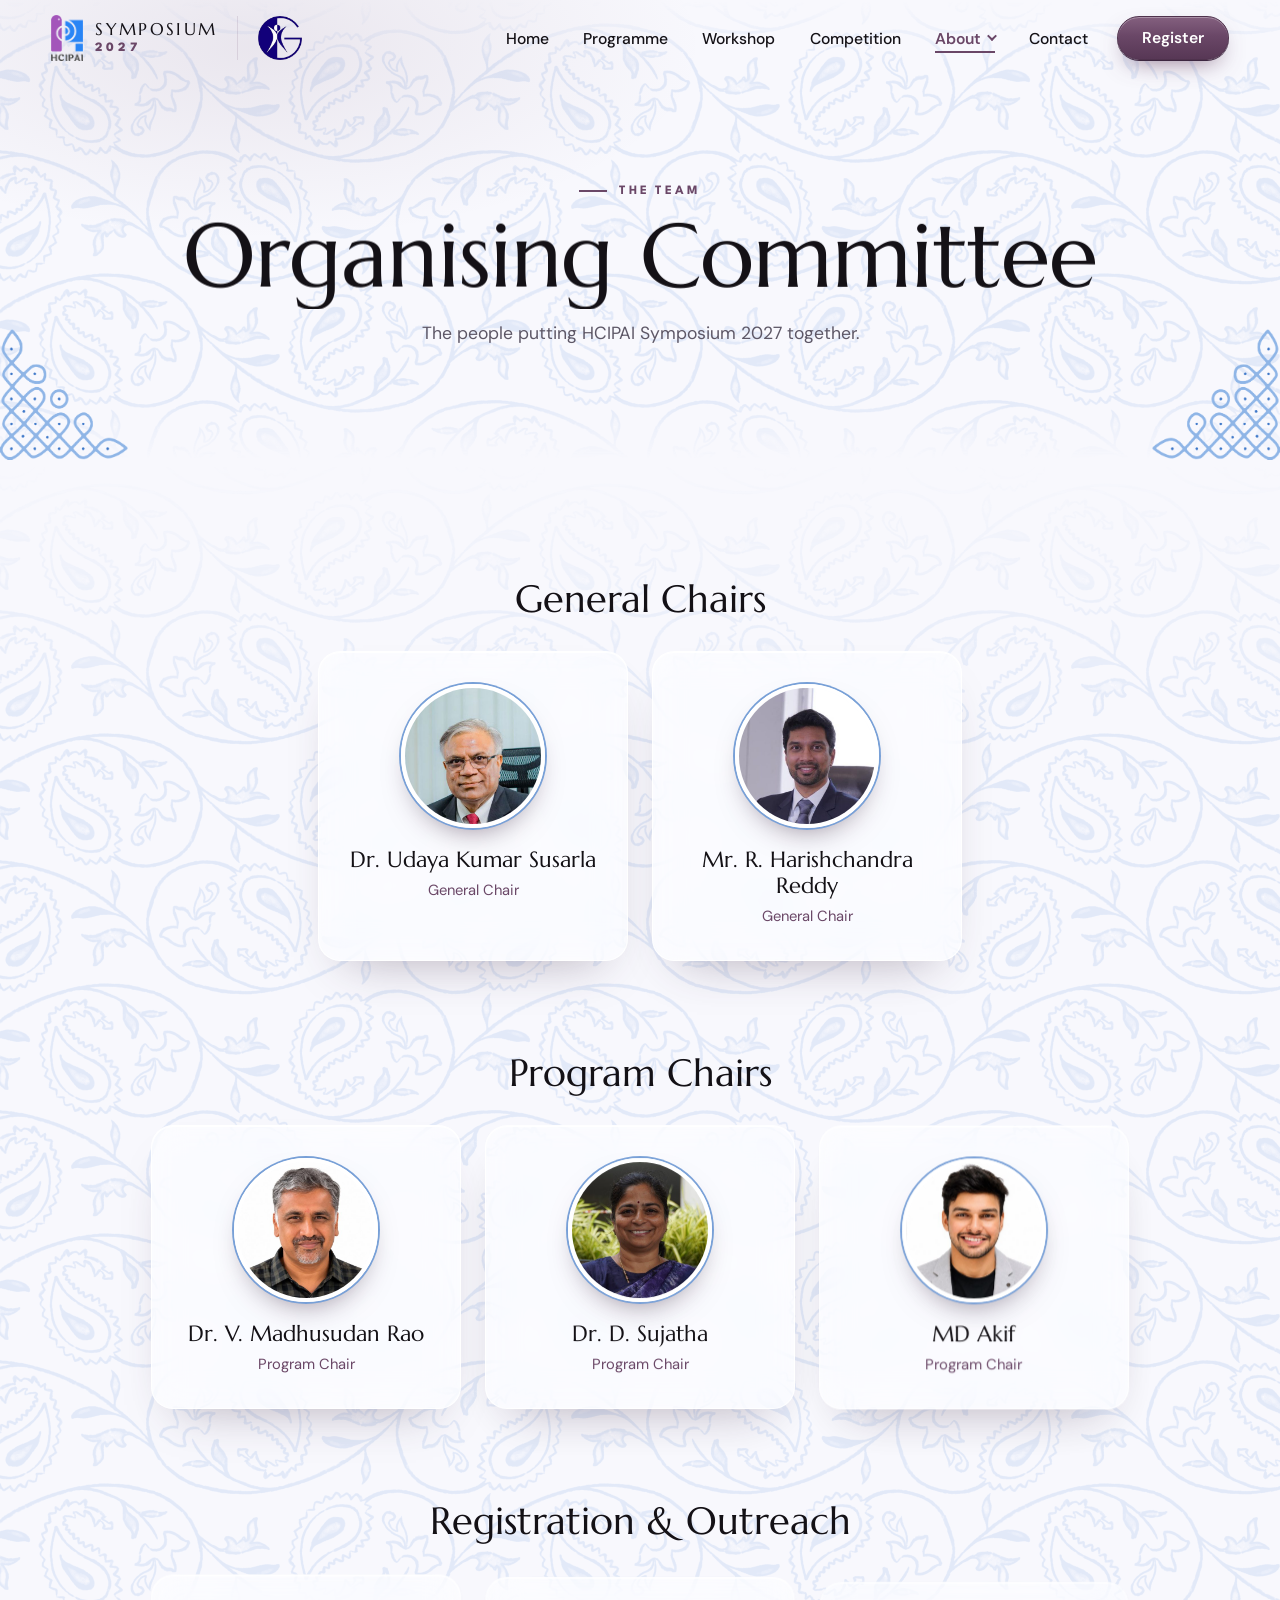
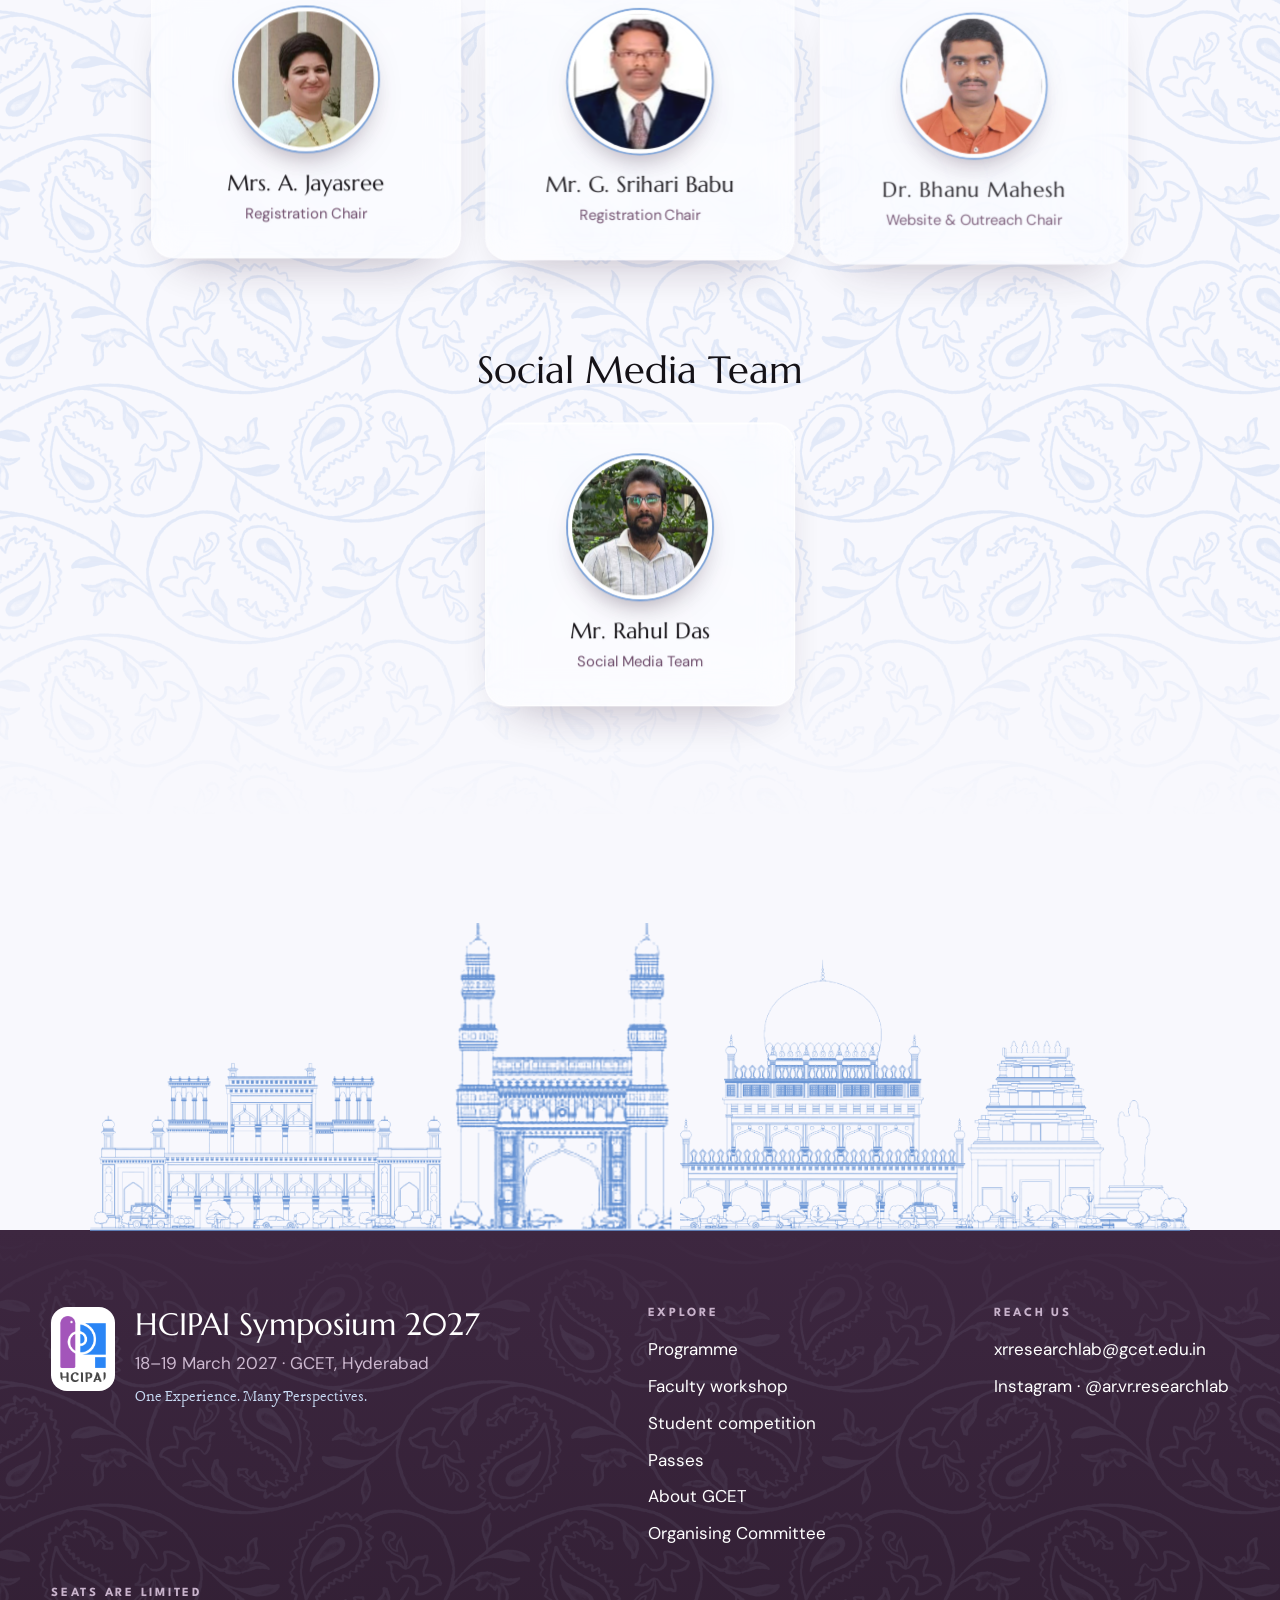
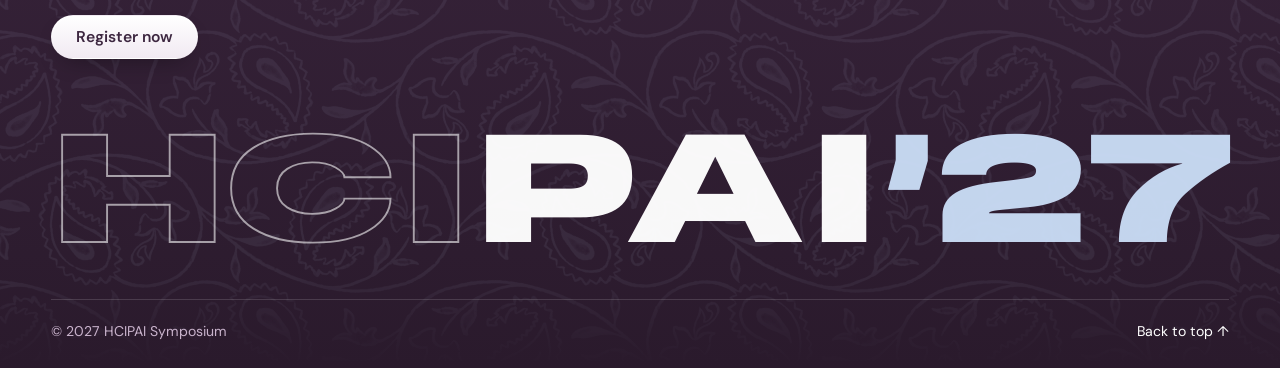
<file: committee.html>
<!DOCTYPE html>
<html lang="en">
<head>
  <meta charset="UTF-8">
  <meta name="viewport" content="width=device-width, initial-scale=1">
  <title>Organising Committee · HCIPAI Symposium 2027</title>
  <meta name="description" content="The team organising HCIPAI Symposium 2027.">
  <meta name="theme-color" content="#6a4767">
  <link rel="icon" href="assets/logos/hcipai.png">
  <link rel="preconnect" href="https://fonts.googleapis.com">
  <link rel="preconnect" href="https://fonts.gstatic.com" crossorigin>
  <link rel="stylesheet" href="https://fonts.googleapis.com/css2?family=Anybody:wdth,wght@50..150,100..900&family=DM+Sans:opsz,wght@9..40,400..700&family=Lancelot&family=League+Spartan:wght@500;700;800&family=Marcellus&display=swap">
  <link rel="stylesheet" href="css/style.css">
</head>
<body data-page="committee">
  <main id="main">

    <header class="page-head">
      <p class="eyebrow">The team</p>
      <h1 data-split>Organising Committee</h1>
      <p data-reveal>The people putting HCIPAI Symposium 2027 together.</p>
      <div class="page-head__kolam page-head__kolam--l" data-kolam aria-hidden="true"></div>
      <div class="page-head__kolam page-head__kolam--r" data-kolam aria-hidden="true"></div>
    </header>

    <!-- Rendered from SITE.committee in js/data.js -->
    <section class="section section--pattern" aria-label="Committee members">
      <div class="wrap" id="committee"></div>
    </section>

  </main>

  <script src="js/data.js"></script>
  <script src="js/layout.js"></script>
  <script src="js/main.js"></script>
  <script src="js/vendor/gsap.min.js"></script>
  <script src="js/vendor/ScrollTrigger.min.js"></script>
  <script src="js/motion.js"></script>
</body>
</html>
</file>
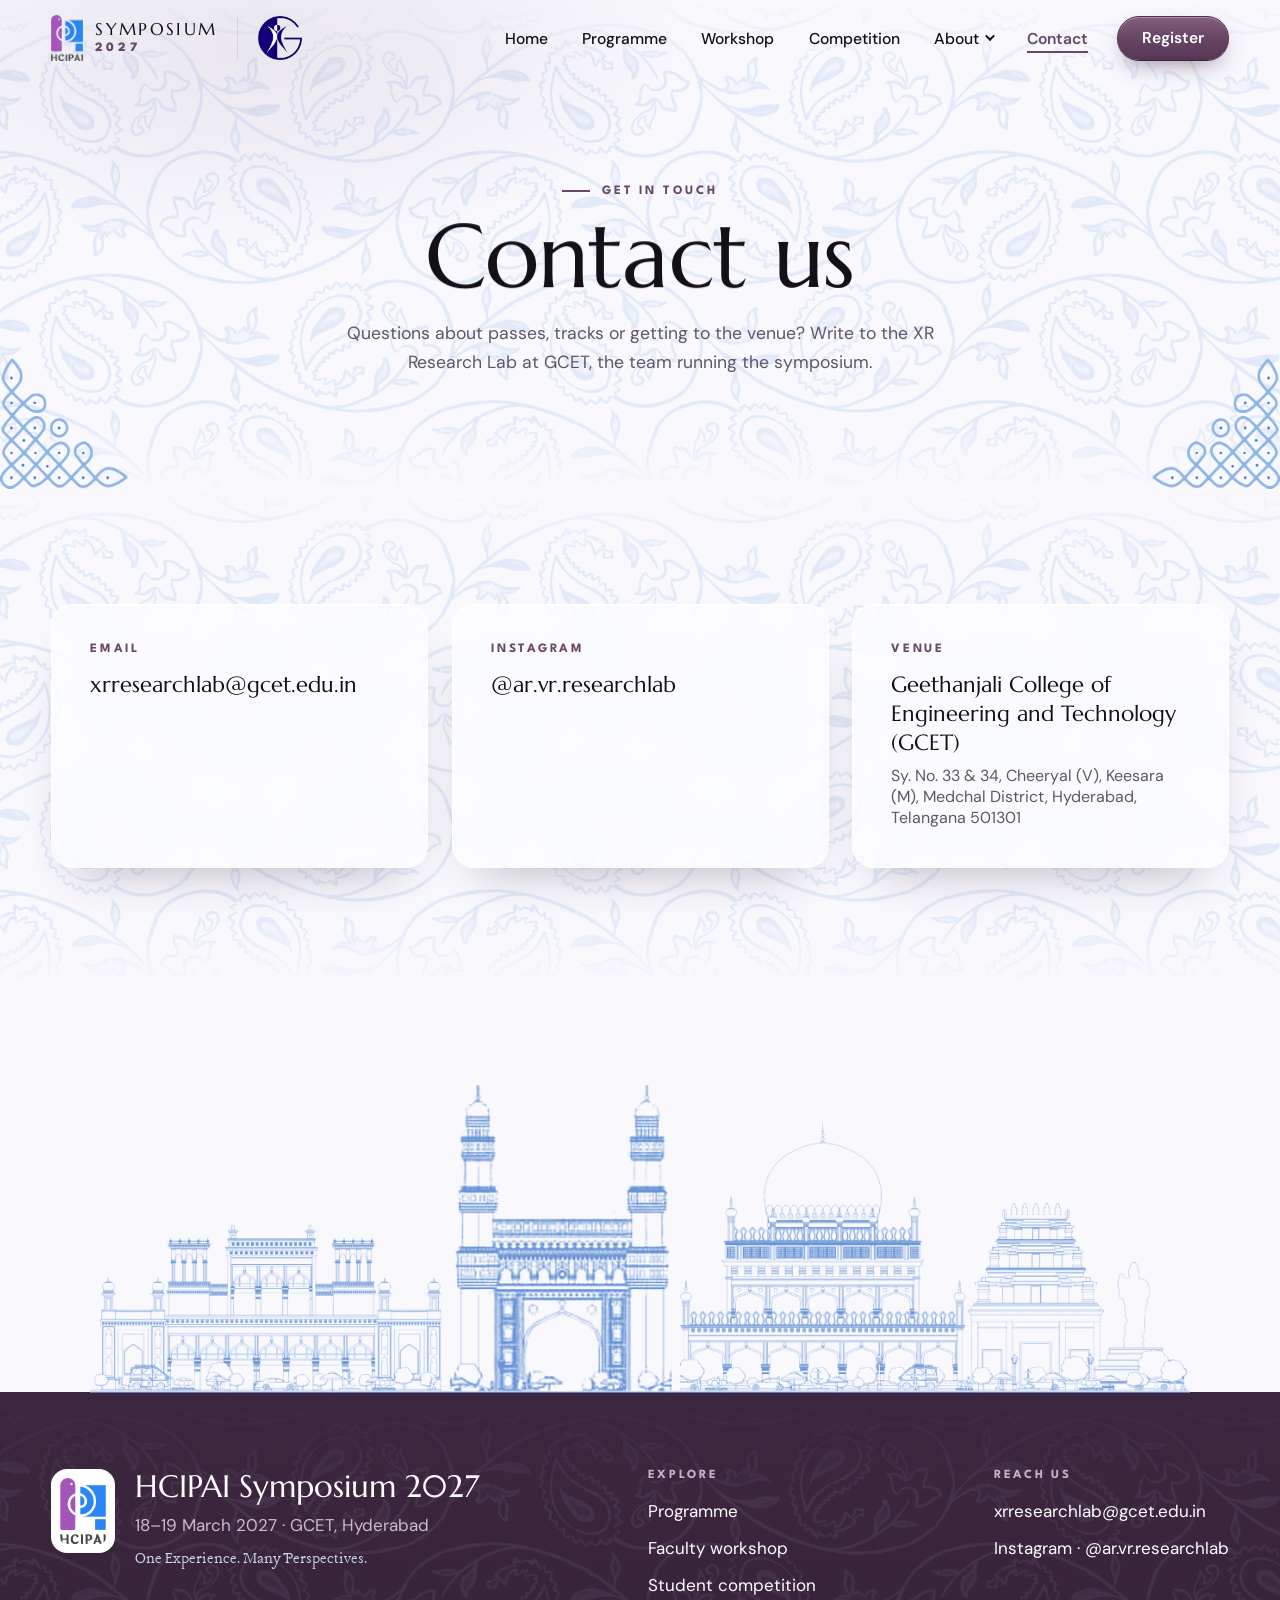
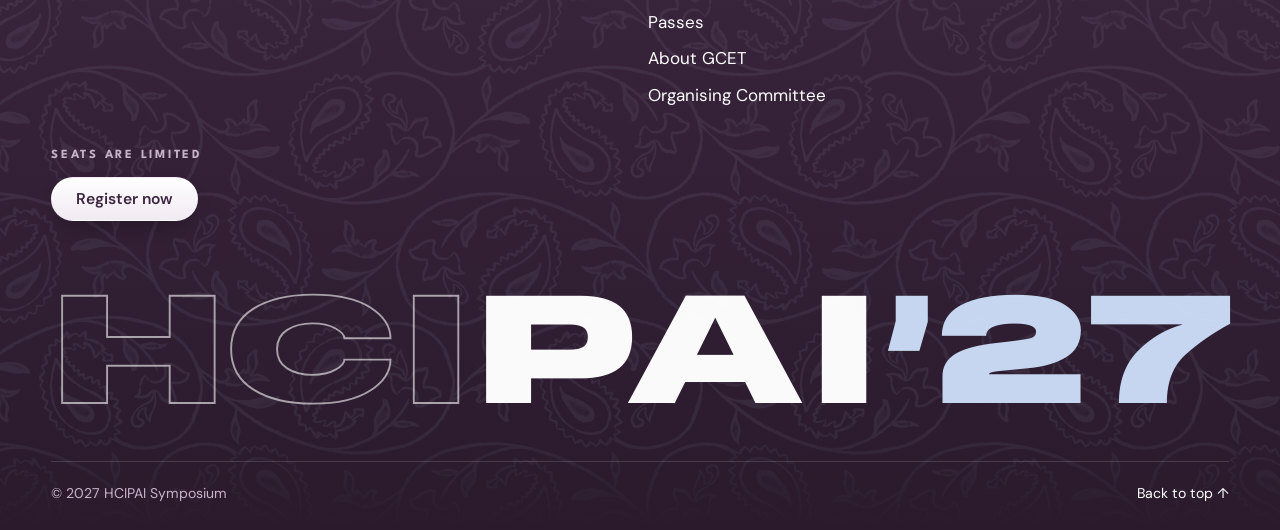
<file: contact.html>
<!DOCTYPE html>
<html lang="en">
<head>
  <meta charset="UTF-8">
  <meta name="viewport" content="width=device-width, initial-scale=1">
  <title>Contact · HCIPAI Symposium 2027</title>
  <meta name="description" content="Get in touch with the HCIPAI Symposium 2027 organisers.">
  <meta name="theme-color" content="#6a4767">
  <link rel="icon" href="assets/logos/hcipai.png">
  <link rel="preconnect" href="https://fonts.googleapis.com">
  <link rel="preconnect" href="https://fonts.gstatic.com" crossorigin>
  <link rel="stylesheet" href="https://fonts.googleapis.com/css2?family=Anybody:wdth,wght@50..150,100..900&family=DM+Sans:opsz,wght@9..40,400..700&family=Lancelot&family=League+Spartan:wght@500;700;800&family=Marcellus&display=swap">
  <link rel="stylesheet" href="css/style.css">
</head>
<body data-page="contact">
  <main id="main">

    <header class="page-head">
      <p class="eyebrow">Get in touch</p>
      <h1 data-split>Contact us</h1>
      <p data-reveal>Questions about passes, tracks or getting to the venue? Write to the XR Research Lab at GCET, the team running the symposium.</p>
      <div class="page-head__kolam page-head__kolam--l" data-kolam aria-hidden="true"></div>
      <div class="page-head__kolam page-head__kolam--r" data-kolam aria-hidden="true"></div>
    </header>

    <!-- Details come from SITE.contact / SITE.venue in js/data.js -->
    <section class="section section--pattern" aria-label="Contact details">
      <div class="wrap">
        <div class="contact-grid" data-stagger>
          <div class="contact-card glass" data-tilt>
            <h2>Email</h2>
            <a href="#" data-contact-email></a>
          </div>
          <div class="contact-card glass" data-tilt>
            <h2>Instagram</h2>
            <a href="#" target="_blank" rel="noopener" data-contact-instagram></a>
          </div>
          <div class="contact-card glass" data-tilt>
            <h2>Venue</h2>
            <p data-venue-name></p>
            <p data-venue-address></p>
          </div>
        </div>
      </div>
    </section>

  </main>

  <script src="js/data.js"></script>
  <script src="js/layout.js"></script>
  <script src="js/main.js"></script>
  <script src="js/vendor/gsap.min.js"></script>
  <script src="js/vendor/ScrollTrigger.min.js"></script>
  <script src="js/motion.js"></script>
</body>
</html>
</file>
<file: css/style.css>
/* ==========================================================================
   HCIPAI Symposium 2027
   Theme taken from the Canva banner ("website banner-symposium'27", page 1).
   Fonts are the closest Google Fonts to the banner lettering:
     HCIPAI / 2027  → Anybody (extra-wide, black); the banner uses "Horizon"
     SYMPOSIUM      → Marcellus
     Tagline        → Lancelot
     MARCH          → League Spartan
   TODO: swap in the exact Canva fonts if the design team shares the files.
   ========================================================================== */
:root {
  /* Colour (sampled from the banner) */
  --plum: #6a4767;
  --plum-deep: #3d2740;
  --plum-ink: #2a1a2c;
  --plum-tint: #f2ebf3;
  --ink: #141116;
  --muted: #5d5766;
  --paper: #f8f8fd;
  --surface: #ffffff;
  --blue: #78a0d7;
  --blue-deep: #3f6fae;
  --blue-soft: #dfe8f6;
  --red: #e53736;
  --border: rgb(106 71 103 / 0.14);

  /* Type */
  --f-wide: "Anybody", "Arial Black", system-ui, sans-serif; /* TODO: self-host "Horizon" here if licensed */
  --f-sym: "Marcellus", "Optima", Georgia, serif;
  --f-tag: "Lancelot", "Marcellus", Georgia, serif;
  --f-label: "League Spartan", "DM Sans", system-ui, sans-serif;
  --f-body: "DM Sans", system-ui, -apple-system, "Segoe UI", sans-serif;

  /* Layout */
  --wrap: 1440px;
  --gutter: clamp(1rem, 4vw, 3.5rem);
  --radius: 22px;
  --header-h: 76px;
  --ease: cubic-bezier(0.22, 1, 0.36, 1);
  --shadow: 0 1px 0 rgb(255 255 255 / 0.9) inset, 0 24px 48px -28px rgb(61 39 64 / 0.4);
}

/* ---------- Base ---------- */
*,
*::before,
*::after { box-sizing: border-box; }

html { scroll-behavior: smooth; scroll-padding-top: calc(var(--header-h) + 1rem); }
@media (prefers-reduced-motion: reduce) {
  html { scroll-behavior: auto; }
  *, *::before, *::after { transition-duration: 0.01ms !important; animation-duration: 0.01ms !important; }
}

body {
  margin: 0;
  font-family: var(--f-body);
  font-size: 1.0625rem;
  line-height: 1.65;
  color: var(--ink);
  background: var(--paper);
  -webkit-font-smoothing: antialiased;
  overflow-x: clip;
}

img { max-width: 100%; display: block; }
a { color: var(--plum); }
h1, h2, h3 { line-height: 1.15; margin: 0; font-weight: 400; }
p { margin: 0; }
ul, ol { margin: 0; padding: 0; list-style: none; }
[hidden] { display: none !important; }

.wrap { width: min(100% - 2 * var(--gutter), var(--wrap)); margin-inline: auto; }

.sr-only {
  position: absolute; width: 1px; height: 1px; padding: 0; margin: -1px;
  overflow: hidden; clip: rect(0 0 0 0); white-space: nowrap; border: 0;
}

.skip-link {
  position: absolute; left: 1rem; top: -3rem; z-index: 100;
  padding: 0.5rem 1rem; background: var(--plum); color: #fff; border-radius: 8px;
}
.skip-link:focus { top: 1rem; }

:focus-visible { outline: 3px solid var(--blue); outline-offset: 3px; border-radius: 6px; }

/* Split-text wrappers (motion.js) */
.w, .ch { display: inline-block; overflow: hidden; vertical-align: top; padding-bottom: 0.08em; margin-bottom: -0.08em; }
.w__i, .ch__i { display: inline-block; will-change: transform; }

/* ---------- Surfaces ---------- */
.glass {
  background: rgb(255 255 255 / 0.6);
  -webkit-backdrop-filter: blur(16px) saturate(150%);
  backdrop-filter: blur(16px) saturate(150%);
  border: 1px solid rgb(255 255 255 / 0.85);
  box-shadow: var(--shadow);
}

/* Light that follows the pointer on tilt cards */
[data-tilt] { position: relative; transform-style: preserve-3d; }
[data-tilt]::after {
  content: ""; position: absolute; inset: 0; border-radius: inherit; pointer-events: none;
  background: radial-gradient(140px circle at var(--mx, 50%) var(--my, 0%), rgb(255 255 255 / 0.28), transparent 70%);
  opacity: 0; transition: opacity 0.4s;
}
[data-tilt]:hover::after { opacity: 1; }

/* ---------- Buttons (a little skeuomorphic: lit top edge, real press) ---------- */
.btn {
  display: inline-flex; align-items: center; justify-content: center; gap: 0.5rem;
  padding: 0.8rem 1.5rem; border-radius: 999px; border: 1px solid transparent;
  font: 600 0.98rem/1 var(--f-body); text-decoration: none; cursor: pointer; white-space: nowrap;
  transition: transform 0.25s var(--ease), box-shadow 0.25s var(--ease), background-color 0.25s;
}
.btn:hover { transform: translateY(-2px); }
.btn:active { transform: translateY(1px); }
.btn--lg { padding: 1rem 1.9rem; font-size: 1.05rem; }
.btn--primary {
  color: #fff;
  background: linear-gradient(180deg, #84607f 0%, var(--plum) 45%, #573755 100%);
  border-color: #4f324d;
  box-shadow: inset 0 1px 0 rgb(255 255 255 / 0.3), 0 1px 0 #3d2740, 0 10px 24px -10px rgb(106 71 103 / 0.8);
}
.btn--primary:hover { box-shadow: inset 0 1px 0 rgb(255 255 255 / 0.3), 0 1px 0 #3d2740, 0 16px 30px -10px rgb(106 71 103 / 0.85); }
.btn--primary:active { box-shadow: inset 0 2px 6px rgb(0 0 0 / 0.25); }
.btn--glass {
  color: var(--plum-deep);
  background: rgb(255 255 255 / 0.55);
  -webkit-backdrop-filter: blur(10px); backdrop-filter: blur(10px);
  border-color: rgb(255 255 255 / 0.9);
  box-shadow: inset 0 1px 0 #fff, 0 10px 24px -14px rgb(61 39 64 / 0.45);
}
.btn--glass:hover { background: rgb(255 255 255 / 0.85); }
.btn--light {
  color: var(--plum-deep); background: linear-gradient(180deg, #fff, #f1eaf2);
  box-shadow: inset 0 1px 0 #fff, 0 10px 24px -12px rgb(0 0 0 / 0.45);
}

/* ---------- Header / nav ---------- */
.site-header {
  position: fixed; inset: 0 0 auto; z-index: 50;
  transition: background-color 0.35s, box-shadow 0.35s, backdrop-filter 0.35s;
}
.site-header.is-scrolled {
  background: rgb(248 248 253 / 0.72);
  -webkit-backdrop-filter: blur(14px) saturate(160%); backdrop-filter: blur(14px) saturate(160%);
  box-shadow: 0 1px 0 var(--border), 0 12px 30px -24px rgb(61 39 64 / 0.5);
}
.nav { display: flex; align-items: center; justify-content: space-between; min-height: var(--header-h); gap: 1rem; padding-inline: var(--gutter); }
.nav__menu { margin-left: auto; }
.nav__brands { display: flex; align-items: center; gap: clamp(0.75rem, 1.6vw, 1.25rem); }
.nav__host { display: flex; padding-left: clamp(0.75rem, 1.6vw, 1.25rem); border-left: 1px solid var(--border); }
.nav__host img { height: 44px; width: auto; }
@media (max-width: 400px) { .nav__host img { height: 36px; } .nav__brand-text { font-size: 0.9rem; } }
.nav__brand { display: flex; align-items: center; gap: 0.75rem; text-decoration: none; color: var(--ink); }
.nav__brand img { height: 46px; width: auto; }
.nav__brand-text { font: 1.05rem/1 var(--f-sym); letter-spacing: 0.14em; text-transform: uppercase; display: grid; gap: 0.2rem; }
.nav__brand-text b { font: 800 0.8rem/1 var(--f-label); letter-spacing: 0.32em; color: var(--plum); }

.nav__menu { display: flex; align-items: center; gap: 0.25rem; }
.nav__link {
  position: relative; display: inline-flex; align-items: center; gap: 0.4rem;
  padding: 0.6rem 0.95rem; border: 0; background: none; border-radius: 999px;
  font: 500 0.98rem var(--f-body); color: var(--ink); text-decoration: none; cursor: pointer;
}
.nav__link::after {
  content: ""; position: absolute; left: 0.95rem; right: 0.95rem; bottom: 0.35rem; height: 2px;
  background: var(--plum); transform: scaleX(0); transform-origin: right; transition: transform 0.35s var(--ease);
}
.nav__link:hover::after, .nav__link[aria-current="page"]::after, .nav__link.is-active::after { transform: scaleX(1); transform-origin: left; }
.nav__link[aria-current="page"], .nav__link.is-active { color: var(--plum); font-weight: 600; }
.nav__cta { margin-left: 0.6rem; }

.nav__caret {
  width: 0.45rem; height: 0.45rem; border: solid currentColor; border-width: 0 2px 2px 0;
  transform: rotate(45deg) translateY(-2px); transition: transform 0.25s;
}
.nav__dropdown { position: relative; }
.nav__dropdown-btn[aria-expanded="true"] .nav__caret { transform: rotate(-135deg) translateY(-1px); }
.nav__submenu {
  position: absolute; top: calc(100% + 0.5rem); left: 0; min-width: 230px; padding: 0.45rem;
  background: rgb(255 255 255 / 0.85); -webkit-backdrop-filter: blur(16px); backdrop-filter: blur(16px);
  border: 1px solid #fff; border-radius: 16px; box-shadow: 0 24px 50px -24px rgb(61 39 64 / 0.5);
  opacity: 0; visibility: hidden; translate: 0 6px; transition: opacity 0.25s, translate 0.25s var(--ease), visibility 0.25s;
}
.nav__dropdown-btn[aria-expanded="true"] + .nav__submenu { opacity: 1; visibility: visible; translate: 0 0; }
@media (hover: hover) and (min-width: 1181px) {
  .nav__dropdown:hover .nav__submenu { opacity: 1; visibility: visible; translate: 0 0; }
}
.nav__submenu a { display: block; padding: 0.65rem 0.85rem; border-radius: 10px; color: var(--ink); text-decoration: none; }
.nav__submenu a:hover { background: var(--plum-tint); }
.nav__submenu a[aria-current="page"] { color: var(--plum); font-weight: 600; }

.nav__toggle { display: none; }

@media (max-width: 1180px) {
  .nav__toggle {
    display: grid; place-items: center; width: 46px; height: 46px; cursor: pointer;
    border: 1px solid #fff; border-radius: 14px; background: rgb(255 255 255 / 0.7);
    -webkit-backdrop-filter: blur(10px); backdrop-filter: blur(10px);
  }
  .nav__toggle-bar, .nav__toggle-bar::before, .nav__toggle-bar::after {
    display: block; width: 20px; height: 2px; background: var(--ink); position: relative; content: "";
    transition: transform 0.25s, background-color 0.25s;
  }
  .nav__toggle-bar::before { position: absolute; top: -6px; }
  .nav__toggle-bar::after { position: absolute; top: 6px; }
  .nav__toggle[aria-expanded="true"] .nav__toggle-bar { background: transparent; }
  .nav__toggle[aria-expanded="true"] .nav__toggle-bar::before { transform: translateY(6px) rotate(45deg); }
  .nav__toggle[aria-expanded="true"] .nav__toggle-bar::after { transform: translateY(-6px) rotate(-45deg); }

  .nav__menu {
    position: absolute; top: calc(100% - 0.25rem); left: var(--gutter); right: var(--gutter);
    flex-direction: column; align-items: stretch; gap: 0; padding: 0.75rem;
    background: rgb(255 255 255 / 0.92); -webkit-backdrop-filter: blur(18px); backdrop-filter: blur(18px);
    border: 1px solid #fff; border-radius: 20px; box-shadow: 0 24px 50px -24px rgb(61 39 64 / 0.5);
    display: none;
  }
  .nav__menu.is-open { display: flex; }
  .nav__link { width: 100%; padding: 0.85rem 0.75rem; justify-content: space-between; border-radius: 12px; }
  .nav__link::after { display: none; }
  .nav__submenu { position: static; min-width: 0; box-shadow: none; border: 0; padding: 0 0 0 0.75rem; background: none; display: none; opacity: 1; visibility: visible; translate: none; }
  .nav__dropdown-btn[aria-expanded="true"] + .nav__submenu { display: block; }
  .nav__cta { margin: 0.6rem 0 0; width: 100%; }
}

/* ==========================================================================
   Hero — the banner, rebuilt in live type
   ========================================================================== */
.hero {
  --n: clamp(2.7rem, 6.4vw, 7.4rem); /* size of "HCIPAI" */
  position: relative; isolation: isolate; overflow: hidden;
  min-height: 100vh; min-height: 100svh;
  display: flex; flex-direction: column;
  padding-top: calc(var(--header-h) + 0.5rem);
  background: var(--paper);
}
.hero__glow { position: absolute; z-index: -1; border-radius: 50%; filter: blur(60px); pointer-events: none; }
.hero__glow--a { width: 46vw; height: 46vw; left: -12vw; top: -14vw; background: rgb(106 71 103 / 0.16); }
.hero__glow--b { width: 40vw; height: 40vw; right: -10vw; top: 18vh; background: rgb(120 160 215 / 0.22); }



.hero__inner {
  flex: 1; display: grid; grid-template-columns: auto minmax(0, 1fr);
  align-items: center; gap: clamp(1.5rem, 4vw, 5rem);
  padding-block: clamp(1rem, 3vh, 2.5rem) clamp(150px, 19vw, 280px);
}

/* Lockup: vertical 2027 · HCIPAI · MARCH 18–19 · SYMPOSIUM */
.lockup { display: flex; align-items: stretch; gap: calc(var(--n) * 0.14); margin: 0; font-weight: 400; }
.lockup__year {
  display: grid; align-content: space-between;
  font: 900 calc(var(--n) * 0.58) / 0.8 var(--f-wide); font-stretch: 150%;
  color: var(--ink);
  text-shadow: 0.05em 0.04em 0 var(--paper), 0.085em 0.07em 0 var(--ink);
}
.lockup__year span { display: block; }
.lockup__body { display: grid; align-content: center; gap: calc(var(--n) * 0.06); }
.lockup__name { font: 900 var(--n) / 0.9 var(--f-wide); font-stretch: 150%; letter-spacing: -0.01em; white-space: nowrap; }
.lockup__hci {
  display: inline-block; color: #fff;
  -webkit-text-stroke: max(1.5px, 0.022em) var(--plum);
  text-shadow: 0.05em 0.045em 0 var(--paper), 0.07em 0.065em 0 var(--plum);
}
.lockup__pai { display: inline-block; color: var(--plum); }
.lockup__row { display: flex; align-items: center; gap: calc(var(--n) * 0.16); }
.lockup__date { display: grid; justify-items: start; line-height: 1; color: var(--plum); }
.lockup__date b { font: 800 calc(var(--n) * 0.34) / 0.95 var(--f-label); letter-spacing: -0.01em; }
.lockup__date span { font: calc(var(--n) * 0.3) / 1.1 var(--f-sym); color: #6b5a6a; white-space: nowrap; }
.lockup__date sup { font-size: 0.45em; }
.lockup__sym { font: calc(var(--n) * 1.06) / 1 var(--f-sym); letter-spacing: 0.01em; color: var(--ink); white-space: nowrap; }
.lockup__o { position: relative; display: inline-block; }
.lockup__o .sparkle { position: absolute; left: 50%; top: 52%; width: 0.4em; height: 0.4em; margin: -0.2em 0 0 -0.2em; fill: var(--plum); }

.hero__aside { justify-self: center; text-align: center; max-width: 40rem; }
.hero__tagline { font: clamp(1.45rem, 2.3vw, 2.6rem) / 1.15 var(--f-tag); color: var(--plum); }
@media (min-width: 1200px) { .hero__aside { max-width: none; } .hero__tagline { white-space: nowrap; } }
.hero__sub { font: clamp(1.15rem, 1.75vw, 1.85rem) / 1.2 var(--f-tag); margin-top: 0.4rem; }
.hero__formats { font: clamp(0.9rem, 1.15vw, 1.2rem) / 1.4 var(--f-tag); letter-spacing: 0.12em; color: #4a4250; margin-top: 0.45rem; }
.hero__formats span { color: var(--plum); font-size: 0.6em; margin-inline: 0.5em; vertical-align: 0.2em; }
.hero__actions { display: flex; flex-wrap: wrap; justify-content: center; gap: 0.75rem; margin-top: clamp(1.4rem, 3vh, 2.2rem); }
.hero__chip {
  display: inline-block; margin-top: 1.1rem; padding: 0.5rem 1rem; border-radius: 999px;
  font-size: 0.9rem; color: var(--plum-deep);
}
.hero__chip b { font-family: var(--f-label); text-transform: uppercase; letter-spacing: 0.08em; color: var(--plum); }

/* Corners and skyline sit side by side: the skyline only uses the space between the two kolams. */
.hero { --kolam: clamp(64px, 11vw, 190px); }
.hero__skyline {
  position: absolute; z-index: -1; left: 0; right: 0; bottom: 0; margin-inline: auto;
  width: min(960px, 100% - 2 * var(--kolam) - 2rem); height: auto; pointer-events: none;
}
.hero__kolam { position: absolute; bottom: 0; width: var(--kolam); pointer-events: none; }
.hero__kolam--l { left: 0; }
.hero__kolam--r { right: 0; }
.hero__kolam--r .kolam { transform: scaleX(-1); }

.kolam { display: block; width: 100%; height: auto; }

@media (max-width: 900px) {
  .hero { --n: clamp(2.4rem, 10.5vw, 5.4rem); }
    .hero__inner { grid-template-columns: 1fr; justify-items: center; text-align: center; padding-bottom: clamp(90px, 24vw, 200px); }
}
@media (max-width: 560px) {
  .hero { --n: 12.4vw; --kolam: 56px; padding-top: calc(var(--header-h) + 0.25rem); }
    .hero__inner { gap: 1.75rem; padding-top: 1.25rem; align-content: center; }
  .lockup { gap: calc(var(--n) * 0.12); }
  .lockup__row { flex-direction: column-reverse; align-items: flex-start; gap: calc(var(--n) * 0.08); }
  .lockup__date { grid-auto-flow: column; align-items: baseline; gap: 0.4em; }
  .lockup__date b { font-size: calc(var(--n) * 0.4); }
  .lockup__date span { font-size: calc(var(--n) * 0.36); }
  .lockup__sym { font-size: calc(var(--n) * 0.92); }
  .hero__tagline { font-size: 1.3rem; }
  .hero__sub { font-size: 1.1rem; }
  .hero__formats { font-size: 0.82rem; letter-spacing: 0.03em; }
  .hero__formats span { margin-inline: 0.3em; }
  .hero__actions { margin-top: 1.25rem; }
  .hero__actions .btn { flex: 1 1 100%; padding-block: 0.9rem; }
  .hero__chip { background: none; border: 0; box-shadow: none; padding: 0; -webkit-backdrop-filter: none; backdrop-filter: none; font-size: 0.85rem; }
  .hero__skyline { width: calc(100% - 2 * var(--kolam) - 0.5rem); }
  .page-head__kolam { width: 56px; }
}

/* ---------- Marquee ---------- */
.marquee {
  position: relative; z-index: 2; overflow: hidden; padding: 1.1rem 0;
  background: linear-gradient(90deg, var(--plum-deep), var(--plum) 50%, var(--plum-deep));
  color: #fff; box-shadow: 0 20px 40px -30px rgb(42 26 44 / 0.9);
}
.marquee__track { display: flex; width: max-content; animation: marquee 48s linear infinite; }
.marquee:hover .marquee__track { animation-play-state: paused; }
.marquee__run { display: flex; align-items: center; flex: none; }
.marquee__item { font: clamp(1.25rem, 2.4vw, 2rem) / 1 var(--f-sym); white-space: nowrap; padding-inline: 1.6rem; }
.marquee__item--alt { font-family: var(--f-wide); font-weight: 900; font-stretch: 150%; font-size: clamp(1rem, 1.9vw, 1.6rem); color: transparent; -webkit-text-stroke: 1px rgb(255 255 255 / 0.8); text-transform: uppercase; }
.marquee__star { flex: none; width: 1.1rem; height: 1.1rem; fill: #c9dbf4; }
@keyframes marquee { to { transform: translateX(-50%); } }
@media (prefers-reduced-motion: reduce) { .marquee__track { animation: none; } }

/* ==========================================================================
   Sections
   ========================================================================== */
.section { position: relative; isolation: isolate; padding-block: clamp(4.5rem, 9vw, 8rem); }
/* Paisley from the Canva file (page 15).
   The file is a bright blue print; at full strength it drowns text and fights the plum. So the PNG
   holds only the line shapes (as transparency) and is used as a mask: CSS picks the colour
   (--paisley-ink), the strength (--paisley-alpha) and the size, and the edges fade out so the
   pattern never starts or stops as a hard band. Not used on the hero or the track cards. */
:root { --paisley-size: 500px 250px; --paisley-ink: #6f9be0; --paisley-alpha: 0.16; }
@media (max-width: 640px) { :root { --paisley-size: 360px 180px; } }
.section--pattern::before,
.page-head::before,
.site-footer__body::before {
  content: ""; position: absolute; inset: 0; z-index: -1; pointer-events: none;
  background-color: var(--paisley-ink); opacity: var(--paisley-alpha);
  -webkit-mask: url("../assets/images/paisley.png") 0 0 / var(--paisley-size) repeat, linear-gradient(transparent, #000 14%, #000 86%, transparent);
  -webkit-mask-composite: source-in;
  mask: url("../assets/images/paisley.png") 0 0 / var(--paisley-size) repeat, linear-gradient(transparent, #000 14%, #000 86%, transparent);
  mask-composite: intersect;
}
.section--flush { padding-bottom: 0; }

.head { text-align: center; max-width: 780px; margin: 0 auto clamp(2.5rem, 5vw, 4rem); }
.head--split {
  display: flex; flex-wrap: wrap; align-items: flex-end; justify-content: space-between; gap: 1.25rem 3rem;
  text-align: left; max-width: none;
}
.head--split .lead { max-width: 440px; margin: 0; }
.eyebrow {
  display: inline-flex; align-items: center; gap: 0.75rem; margin-bottom: 0.9rem;
  font: 700 0.8rem/1 var(--f-label); letter-spacing: 0.22em; text-transform: uppercase; color: var(--plum);
}
.eyebrow::before { content: ""; width: 28px; height: 2px; background: currentColor; }
.title { font: clamp(2.3rem, 5.2vw, 4.4rem) / 1.04 var(--f-sym); letter-spacing: -0.01em; }
.lead { margin-top: 1.1rem; color: var(--muted); font-size: 1.1rem; }
.subhead { font: clamp(1.6rem, 3vw, 2.2rem) var(--f-sym); text-align: center; margin: clamp(3.5rem, 7vw, 5rem) 0 1.75rem; }

/* ---------- Experiences ---------- */
.experiences { display: grid; grid-template-columns: repeat(auto-fit, minmax(260px, 1fr)); gap: clamp(1rem, 2vw, 1.5rem); }
.exp { padding: clamp(1.75rem, 3vw, 2.5rem); border-radius: var(--radius); }
.exp__icon {
  display: grid; place-items: center; width: 60px; height: 60px; border-radius: 18px;
  color: var(--plum); background: linear-gradient(145deg, #fff, var(--plum-tint));
  box-shadow: inset 0 1px 0 #fff, 0 10px 20px -12px rgb(106 71 103 / 0.6);
  transition: transform 0.5s var(--ease);
}
.exp__icon .icon { width: 28px; height: 28px; }
.exp:hover .exp__icon { transform: translateZ(40px) rotate(-8deg); }
.exp__kicker { margin-top: 1.75rem; font: 700 0.78rem var(--f-label); letter-spacing: 0.18em; text-transform: uppercase; color: var(--blue-deep); }
.exp__title { font: clamp(2rem, 3.2vw, 2.6rem) / 1.1 var(--f-sym); margin-top: 0.3rem; }
.exp__text { margin-top: 0.75rem; color: var(--muted); }

/* ---------- Tracks ---------- */
.tracks { display: flex; gap: clamp(1rem, 2vw, 1.5rem); min-height: clamp(360px, 42vw, 480px); }
.track {
  position: relative; overflow: hidden; flex: 1; display: flex; align-items: flex-end;
  padding: clamp(1.75rem, 3.5vw, 3rem); border-radius: 28px; color: #fff; outline-offset: 4px;
  transition: flex-grow 0.7s var(--ease), box-shadow 0.4s;
  box-shadow: 0 30px 60px -36px rgb(42 26 44 / 0.8);
}
.track--a { background: linear-gradient(150deg, #8a6386 0%, var(--plum) 40%, var(--plum-deep) 100%); }
.track--b { background: linear-gradient(150deg, #9cc0ec 0%, #5c8ccc 40%, #2d5790 100%); }
@media (hover: hover) and (min-width: 761px) {
  .tracks:hover .track { flex-grow: 0.75; }
  .tracks .track:hover, .tracks .track:focus-visible { flex-grow: 1.6; }
}
.track__id {
  position: absolute; right: -0.06em; top: -0.18em; pointer-events: none;
  font: 900 clamp(12rem, 24vw, 22rem) / 1 var(--f-wide); font-stretch: 150%;
  color: transparent; -webkit-text-stroke: 2px rgb(255 255 255 / 0.35);
  transition: transform 0.9s var(--ease);
}
.track:hover .track__id { transform: translate(-4%, 6%) scale(1.06); }
.track__body { position: relative; max-width: 34rem; }
.track__label { font: 700 0.8rem var(--f-label); letter-spacing: 0.22em; text-transform: uppercase; opacity: 0.85; }
.track__name { font: clamp(2rem, 3.6vw, 3.1rem) / 1.05 var(--f-sym); margin-top: 0.4rem; }
.track__text { margin-top: 0.8rem; opacity: 0.92; }
.track__topics { display: flex; flex-wrap: wrap; gap: 0.5rem; margin-top: 1.4rem; }
.track__topics li {
  padding: 0.35rem 0.85rem; border-radius: 999px; font-size: 0.85rem;
  background: rgb(255 255 255 / 0.14); border: 1px solid rgb(255 255 255 / 0.3);
  -webkit-backdrop-filter: blur(6px); backdrop-filter: blur(6px);
}
@media (max-width: 760px) { .tracks { flex-direction: column; } .track { min-height: 340px; } }

/* ---------- Pricing ---------- */
.pricing { display: grid; grid-template-columns: repeat(auto-fit, minmax(270px, 1fr)); gap: clamp(1rem, 2vw, 1.5rem); align-items: stretch; }
.price {
  display: flex; flex-direction: column; padding: clamp(1.75rem, 3vw, 2.5rem); border-radius: var(--radius);
  background: rgb(255 255 255 / 0.66); -webkit-backdrop-filter: blur(16px) saturate(150%); backdrop-filter: blur(16px) saturate(150%);
  border: 1px solid rgb(255 255 255 / 0.9); box-shadow: var(--shadow);
}
.price__name { font: 1.65rem/1.15 var(--f-sym); }
.price__badge {
  align-self: flex-start; margin-top: 0.9rem; padding: 0.3rem 0.8rem; border-radius: 999px;
  font: 700 0.75rem var(--f-label); letter-spacing: 0.1em; text-transform: uppercase;
  background: var(--plum-tint); color: var(--plum);
}
.price__amount { margin-top: 1.4rem; font: 800 clamp(2.6rem, 4.6vw, 3.6rem) / 1 var(--f-wide); font-stretch: 125%; letter-spacing: -0.02em; }
.price__sub { margin-top: 0.55rem; color: var(--muted); font-size: 0.92rem; }
.price__perks { margin: 1.6rem 0; padding-top: 1.3rem; border-top: 1px solid var(--border); flex: 1; display: grid; gap: 0.55rem; align-content: start; }
.price__perks li { display: flex; align-items: baseline; gap: 0.7rem; }
.price__perks li::before { content: ""; flex: none; width: 14px; height: 2px; background: var(--blue); transform: translateY(-0.3em); }
.price__cta { width: 100%; }

.price--featured {
  color: #fff; border-color: rgb(255 255 255 / 0.25);
  background: linear-gradient(160deg, #84607f, var(--plum) 45%, var(--plum-deep));
  box-shadow: 0 34px 60px -30px rgb(61 39 64 / 0.85);
}
.price--featured .price__badge { background: rgb(255 255 255 / 0.16); color: #fff; }
.price--featured .price__sub { color: #eadfeb; }
.price--featured .price__perks { border-color: rgb(255 255 255 / 0.22); }
.price--featured .price__perks li::before { background: #c9dbf4; }
.howto { max-width: 760px; margin: clamp(2.5rem, 5vw, 3.5rem) auto 0; padding: clamp(1.75rem, 3.5vw, 2.5rem); border-radius: var(--radius); }
.howto__title { font: clamp(1.6rem, 3vw, 2.1rem) var(--f-sym); }
.howto__steps { counter-reset: h; display: grid; gap: 0.9rem; margin-top: 1.25rem; }
.howto__steps li { counter-increment: h; display: grid; grid-template-columns: 2.6rem 1fr; align-items: baseline; }
.howto__steps li::before { content: counter(h); display: grid; place-items: center; width: 1.9rem; height: 1.9rem; border-radius: 50%; background: var(--plum); color: #fff; font: 700 0.9rem var(--f-label); }
.howto__steps a, .howto__note a { font-weight: 600; }
.howto__note { margin-top: 1.25rem; padding-top: 1rem; border-top: 1px solid var(--border); color: var(--muted); font-size: 0.95rem; }
.howto__cta { margin-top: 1.5rem; }
.pricing__note { margin-top: 1.75rem; text-align: center; color: var(--muted); font-size: 0.95rem; }

/* ==========================================================================
   Programme roadmap
   Default: vertical rail (phones, reduced motion, no JS).
   .roadmap--h (motion.js, ≥ 960px): a road that runs sideways while pinned.
   ========================================================================== */
.roadmap__bar { display: flex; flex-wrap: wrap; align-items: center; justify-content: space-between; gap: 1rem 2rem; margin-bottom: 2rem; }
.roadmap__days { display: flex; flex-wrap: wrap; gap: 0.5rem; }
.chip {
  display: inline-flex; align-items: baseline; gap: 0.5rem; padding: 0.6rem 1.15rem; border-radius: 999px; cursor: pointer;
  font: 700 0.95rem var(--f-label); letter-spacing: 0.04em; color: var(--plum-deep);
  background: rgb(255 255 255 / 0.65); border: 1px solid #fff; box-shadow: 0 8px 20px -14px rgb(61 39 64 / 0.5);
  transition: background-color 0.3s, color 0.3s;
}
.chip span { font: 500 0.82rem var(--f-body); letter-spacing: 0; opacity: 0.75; }
.chip[aria-pressed="true"] { background: var(--plum); color: #fff; border-color: var(--plum); }
.roadmap__legend { display: flex; flex-wrap: wrap; align-items: center; gap: 0.5rem 1.5rem; font-size: 0.88rem; color: var(--muted); }
.lg { display: inline-block; width: 26px; height: 4px; border-radius: 4px; }
.lg--a { background: var(--plum); }
.lg--b { background: var(--blue); }
.lg-item { display: inline-flex; align-items: center; gap: 0.6rem; white-space: nowrap; }

/* Vertical rail */
.roadmap__viewport { width: min(100% - 2 * var(--gutter), var(--wrap)); margin-inline: auto; padding-bottom: clamp(4rem, 8vw, 7rem); }
.roadmap__track { --fill: 1; position: relative; padding-left: 3rem; }
.roadmap__track::before,
.roadmap__track::after { content: ""; position: absolute; left: 1rem; top: 0.5rem; bottom: 0.5rem; width: 4px; border-radius: 4px; }
.roadmap__track::before { background: var(--blue-soft); }
.roadmap__track::after { background: linear-gradient(var(--plum), var(--blue)); transform: scaleY(var(--fill)); transform-origin: top; }

.stop { position: relative; padding: 0.7rem 0; }
.stop__node {
  position: absolute; left: -37px; top: 1.45rem; width: 14px; height: 14px; z-index: 1;
  background: var(--paper); border: 3px solid var(--plum); transform: rotate(45deg); border-radius: 3px;
  transition: background-color 0.4s, transform 0.4s var(--ease);
}
.stop__node--b { display: none; }
.stop__node--day { width: 20px; height: 20px; left: -40px; background: var(--plum); }
.stop.is-passed .stop__node { background: var(--plum); }
.stop__time { font: 700 0.85rem var(--f-label); letter-spacing: 0.06em; color: var(--plum); margin-bottom: 0.45rem; }
.stop__card { padding: 1.05rem 1.3rem; border-radius: 18px; max-width: 560px; background: rgb(255 255 255 / 0.75); border: 1px solid #fff; box-shadow: var(--shadow); }
.stop__tag { font: 700 0.7rem var(--f-label); letter-spacing: 0.16em; text-transform: uppercase; color: var(--blue-deep); margin-bottom: 0.25rem; }
.stop__title { font: 1.35rem/1.2 var(--f-sym); }
.stop__topic { color: var(--muted); font-size: 0.95rem; margin-top: 0.3rem; }
.stop--talk .stop__card { border-left: 3px solid var(--plum); }
.stop--expo .stop__card { background: linear-gradient(150deg, rgb(255 255 255 / 0.85), var(--blue-soft)); }
.stop--split { display: grid; grid-template-columns: repeat(2, minmax(0, 1fr)); gap: 0.75rem; max-width: 760px; }
.stop--split .stop__time { grid-column: 1 / -1; margin: 0; }
.stop__card--a { border-top: 3px solid var(--plum); }
.stop__card--b { border-top: 3px solid var(--blue); }
.stop--split .stop__card--a .stop__tag { color: var(--plum); }
.stop__lane { display: grid; gap: 0.6rem; align-content: start; }
a.stop__card { display: block; color: inherit; text-decoration: none; transition: box-shadow 0.3s, translate 0.3s var(--ease); }
a.stop__card:hover { translate: 0 -2px; box-shadow: 0 18px 36px -20px rgb(61 39 64 / 0.6); }
a.stop__card .stop__title::after { content: " →"; color: var(--plum); }
.roadmap__allday {
  display: flex; flex-wrap: wrap; align-items: center; gap: 0.4rem 1rem; margin-bottom: 1.5rem;
  padding: 0.7rem 1.2rem; border-radius: 14px; color: #fff; font-size: 0.98rem;
  background: linear-gradient(90deg, #4f7fc0, var(--blue-deep));
}
.roadmap__allday b { font: 800 0.8rem var(--f-label); letter-spacing: 0.18em; text-transform: uppercase; padding-right: 1rem; border-right: 1px solid rgb(255 255 255 / 0.4); }
.stop__pause { display: flex; align-items: baseline; gap: 0.6rem; font: 1.15rem var(--f-tag); color: var(--muted); }
.stop__pause time { font: 600 0.8rem var(--f-label); letter-spacing: 0.06em; }
.stop--pause .stop__node { width: 10px; height: 10px; left: -35px; top: 1.2rem; border-width: 2px; border-color: var(--blue); }
.stop--day { padding: 2.25rem 0 0.75rem; }
.stop--day:first-child { padding-top: 0.3rem; }
.stop--day .stop__node { top: 2.6rem; }
.stop--day:first-child .stop__node { top: 0.7rem; }
.day__num { font: 900 clamp(2.4rem, 7vw, 3.6rem) / 1 var(--f-wide); font-stretch: 150%; color: transparent; -webkit-text-stroke: 1.5px var(--plum); }
.day__date { font: 700 0.85rem var(--f-label); letter-spacing: 0.16em; text-transform: uppercase; color: var(--plum); margin-top: 0.5rem; }
.day__theme { font: clamp(1.3rem, 2.4vw, 1.6rem) / 1.2 var(--f-sym); margin-top: 0.25rem; max-width: 20ch; }
.end { padding-top: 1rem; display: grid; justify-items: start; gap: 1rem; }
.end__title { font: clamp(1.6rem, 3vw, 2.2rem) var(--f-sym); }
.stop--end .stop__node { top: 1.6rem; }
@media (max-width: 560px) { .stop--split { grid-template-columns: 1fr; } }

/* Reveal as the road reaches each stop (only when motion is on) */
.rm-anim .stop .stop__card,
.rm-anim .stop .stop__time,
.rm-anim .stop .day,
.rm-anim .stop .end,
.rm-anim .stop .stop__pause { transition: opacity 0.7s var(--ease), translate 0.7s var(--ease); }
.rm-anim .stop:not(.is-passed) .stop__card,
.rm-anim .stop:not(.is-passed) .day,
.rm-anim .stop:not(.is-passed) .end { opacity: 0.18; translate: 0 18px; }
.rm-anim .stop:not(.is-passed) .stop__time,
.rm-anim .stop:not(.is-passed) .stop__pause { opacity: 0.25; }

/* Horizontal road */
.roadmap--h { height: 100vh; display: flex; flex-direction: column; padding: calc(var(--header-h) + 1rem) 0 1.5rem; overflow: hidden; }
.roadmap--h .roadmap__bar { flex: none; margin-bottom: 0; }
.roadmap--h .roadmap__viewport { flex: 1; min-height: 0; width: 100%; padding: 0; }
.roadmap--h .roadmap__track {
  --lane: 54px;
  display: flex; align-items: stretch; width: max-content; height: 100%; max-height: 680px;
  /* the wide right padding lets the last stop reach the middle of the screen */
  padding: 0 16vw 0 max(var(--gutter), (100vw - var(--wrap)) / 2);
}
.roadmap--h .roadmap__track::before, .roadmap--h .roadmap__track::after { display: none; }
.road { position: absolute; left: 0; top: 0; overflow: visible; pointer-events: none; z-index: 0; }
.road__ghost { fill: none; stroke: rgb(120 160 215 / 0.16); stroke-width: 16; stroke-linecap: round; stroke-linejoin: round; }
.road__line { fill: none; stroke-width: 4; stroke-linecap: round; stroke-linejoin: round; stroke-dasharray: 1; stroke-dashoffset: 1; }
.road__line--a { stroke: var(--plum); }
.road__line--b { stroke: var(--blue); }

.roadmap--h .stop {
  --stem: calc(var(--lane) + 11px);
  flex: 0 0 auto; width: 290px; padding: 0 12px; z-index: 1;
  display: grid; grid-template-rows: minmax(0, 1fr) calc(var(--lane) * 2 + 40px) minmax(0, 1fr);
}
.roadmap--h .stop[data-lane="split"] { --stem: 11px; }
.roadmap--h .stop--split { width: 330px; max-width: none; gap: 0; grid-template-columns: none; }
.roadmap--h .stop--pause { width: 150px; }
.roadmap--h .stop--day { width: 330px; padding: 0 24px; }
.roadmap--h .stop--end { width: 340px; padding: 0 12px 0 48px; }

.roadmap--h .stop__node { left: 50%; top: 50%; margin: -9px 0 0 -9px; width: 18px; height: 18px; }
.roadmap--h .stop__node--a { top: calc(50% - var(--lane)); }
.roadmap--h .stop__node--b { display: block; top: calc(50% + var(--lane)); border-color: var(--blue); }
.roadmap--h .stop.is-passed .stop__node--b { background: var(--blue); }
.roadmap--h .stop__node--day { width: 24px; height: 24px; margin: -12px 0 0 -12px; }
.roadmap--h .stop--pause .stop__node { width: 12px; height: 12px; margin: -6px 0 0 -6px; }
.roadmap--h .stop--pause[data-lane="split"] .stop__node { display: none; }

.roadmap--h .stop__card { position: relative; max-width: none; }
.roadmap--h .stop__card::before {
  content: ""; position: absolute; left: 50%; width: 2px; height: var(--stem); margin-left: -1px;
  background: linear-gradient(var(--plum-tint), var(--plum));
}
.roadmap--h .stop--up .stop__card, .roadmap--h .stop__lane--a { grid-row: 1; align-self: end; }
.roadmap--h .stop--up .stop__card::before, .roadmap--h .stop__lane--a .stop__card:last-child::before { top: 100%; }
.roadmap--h .stop--down .stop__card, .roadmap--h .stop__lane--b { grid-row: 3; align-self: start; }
.roadmap--h .stop--down .stop__card::before, .roadmap--h .stop__lane--b .stop__card:first-child::before { bottom: 100%; background: linear-gradient(var(--plum), var(--plum-tint)); }
.roadmap--h .stop__lane--b .stop__card:first-child::before { background: linear-gradient(var(--blue), var(--blue-soft)); }
.roadmap--h .stop__lane .stop__card:not(:last-child)::before,
.roadmap--h .stop__lane--b .stop__card:not(:first-child)::before { display: none; }
.roadmap--h .stop__lane--b .stop__card:first-child::before { display: block; }
.roadmap--h .stop__lane { gap: 0.5rem; }
.roadmap--h .stop__lane .stop__card { padding: 0.8rem 1.1rem; }
.roadmap--h .stop__lane .stop__title { font-size: 1.15rem; }
.roadmap--h .roadmap__allday { flex: none; margin: 0.9rem auto 0; }

.roadmap--h .stop__time, .roadmap--h .stop__pause {
  position: absolute; left: 0; right: 0; margin: 0; text-align: center; justify-content: center; white-space: nowrap;
}
.roadmap--h .stop--up .stop__time { top: calc(50% + 18px); }
.roadmap--h .stop--down .stop__time { bottom: calc(50% + 18px); }
.roadmap--h .stop[data-lane="split"] .stop__time,
.roadmap--h .stop[data-lane="split"] .stop__pause { top: 50%; bottom: auto; translate: 0 -50%; }
.roadmap--h .stop--pause .stop__pause { bottom: calc(50% + 16px); flex-direction: column; align-items: center; gap: 0; }
.roadmap--h .stop--pause[data-lane="split"] .stop__pause { bottom: auto; }
.roadmap--h .stop--day .day, .roadmap--h .stop--end .end { grid-row: 3; align-self: start; padding-top: 1.25rem; }
.roadmap--h .day__num { font-size: 3rem; }
.roadmap--h .end { justify-items: start; }
.day__num { white-space: nowrap; }

/* ---------- Faculty workshop ---------- */
.ws__head { max-width: 58rem; margin-bottom: clamp(2.5rem, 5vw, 4rem); }
.ws__head .title { font-size: clamp(2.1rem, 4.4vw, 3.8rem); }
.ws__sub { margin-top: 0.6rem; font: clamp(1.3rem, 2.2vw, 1.75rem) var(--f-tag); color: var(--plum); }
.ws__head .lead { max-width: 46rem; }
.ws { display: grid; grid-template-columns: minmax(0, 1.5fr) minmax(0, 1fr); gap: clamp(1.5rem, 4vw, 4rem); align-items: start; }
@media (max-width: 900px) { .ws { grid-template-columns: 1fr; } }
.ws__main p { color: var(--muted); }
.ws__main p + p, .ws__main .ws__h + p { margin-top: 0.9rem; }
.ws__h { font: 700 0.8rem var(--f-label); letter-spacing: 0.18em; text-transform: uppercase; color: var(--plum); margin-top: 2rem; }
.ws__steps { counter-reset: s; display: grid; gap: 0.6rem; margin-top: 1rem; }
.ws__steps li { counter-increment: s; display: grid; grid-template-columns: 2.4rem 1fr; align-items: baseline; }
.ws__steps li::before { content: counter(s, decimal-leading-zero); font: 900 1.05rem var(--f-wide); font-stretch: 130%; color: var(--blue-deep); }
.ws__aim { margin-top: 1.75rem !important; padding-left: 1.1rem; border-left: 3px solid var(--plum); font: 1.25rem / 1.45 var(--f-sym); color: var(--ink) !important; }
.ws__card {
  position: sticky; top: calc(var(--header-h) + 1.5rem); padding: clamp(1.75rem, 3vw, 2.5rem); border-radius: var(--radius); color: #fff;
  background: linear-gradient(155deg, #84607f, var(--plum) 45%, var(--plum-deep)); box-shadow: 0 34px 60px -30px rgb(61 39 64 / 0.85);
}
.ws__facts { display: grid; gap: 1rem; margin: 0; }
.ws__facts dt { font: 700 0.72rem var(--f-label); letter-spacing: 0.18em; text-transform: uppercase; color: #c9dbf4; }
.ws__facts dd { margin: 0.25rem 0 0; font: 1.2rem / 1.35 var(--f-sym); }
.ws__h--light { color: #c9dbf4; }
.ws__who { display: grid; gap: 0.6rem; margin-top: 0.9rem; font-size: 0.95rem; color: #eadfeb; }
.ws__who li { display: flex; gap: 0.7rem; align-items: baseline; }
.ws__who li::before { content: ""; flex: none; width: 12px; height: 2px; background: #c9dbf4; transform: translateY(-0.3em); }
.ws__cta { width: 100%; margin-top: 1.75rem; white-space: normal; text-align: center; }
.ws__note { margin-top: 0.6rem; font-size: 0.82rem; color: #d9c7dc; text-align: center; }

/* ---------- Student competition ---------- */
.comp {
  position: relative; overflow: hidden; display: flex; align-items: center; min-height: 260px;
  padding: clamp(2rem, 5vw, 4rem); border-radius: 28px; color: #fff;
  background: linear-gradient(150deg, #9cc0ec 0%, #5c8ccc 40%, #2d5790 100%); box-shadow: 0 30px 60px -36px rgb(42 26 44 / 0.8);
}
.comp .eyebrow { color: #e3ecf8; }
.comp__mark { position: absolute; right: -0.04em; top: -0.16em; pointer-events: none; font: 900 clamp(10rem, 22vw, 20rem) / 1 var(--f-wide); font-stretch: 150%; color: transparent; -webkit-text-stroke: 2px rgb(255 255 255 / 0.3); }
.comp__body { position: relative; max-width: 40rem; }
.comp__text { margin-top: 1rem; font-size: 1.1rem; }
.comp__soon { display: inline-block; margin-top: 1.25rem; padding: 0.5rem 1rem; border-radius: 999px; background: rgb(255 255 255 / 0.16); border: 1px solid rgb(255 255 255 / 0.35); font-size: 0.95rem; }

/* ---------- "To be announced" (speakers, committee) ---------- */
.tba--small { margin-top: 2.5rem; font-size: clamp(1.3rem, 2.4vw, 1.7rem) !important; }
.tba { text-align: center; font: clamp(1.8rem, 4vw, 3rem) / 1.2 var(--f-tag); color: var(--plum); }

/* ---------- People (speakers) ---------- */
.people { display: grid; grid-template-columns: repeat(auto-fit, minmax(260px, 340px)); justify-content: center; gap: clamp(1rem, 2vw, 1.5rem); }
.person { text-align: center; padding: 2.25rem 1.75rem; border-radius: var(--radius); }
.avatar {
  width: 160px; height: 160px; margin: 0 auto 1.2rem; border-radius: 50%; object-fit: cover;
  border: 4px solid #fff; box-shadow: 0 0 0 2px var(--blue), 0 14px 30px -14px rgb(61 39 64 / 0.6);
}
.avatar--blank {
  display: grid; place-items: center; color: var(--plum);
  background: radial-gradient(circle at 30% 25%, #fff, var(--plum-tint) 55%, var(--blue-soft));
  font: 900 1.8rem var(--f-wide); font-stretch: 130%;
}
.avatar--blank .sparkle { width: 38px; height: 38px; fill: var(--plum); opacity: 0.7; }
.person__session { font: 700 0.75rem var(--f-label); letter-spacing: 0.18em; text-transform: uppercase; color: var(--plum); }
.person__name { font: 1.5rem/1.2 var(--f-sym); margin-top: 0.35rem; }
.person .person__role { color: var(--ink); font-size: 0.95rem; margin-top: 0.5rem; }
.person__topic { color: var(--muted); font-size: 0.95rem; margin-top: 0.5rem; }

/* ---------- Venue ---------- */
.venue-section { padding-bottom: 0; z-index: 1; }
.venue { display: grid; grid-template-columns: minmax(0, 1fr) minmax(0, 1.7fr); gap: clamp(1.5rem, 4vw, 4rem); align-items: end; }
.venue__name { font: 1.35rem/1.3 var(--f-sym); margin-top: 1.4rem; }
.venue__address { color: var(--muted); margin-top: 0.6rem; }
.venue__actions { display: flex; flex-wrap: wrap; gap: 0.75rem; margin-top: 1.75rem; }
.venue__map-wrap { padding: 8px; border-radius: 30px; background: rgb(255 255 255 / 0.6); border: 1px solid #fff; box-shadow: var(--shadow); }
.venue__map { display: block; width: 100%; aspect-ratio: 16 / 9; border: 0; border-radius: 22px; background: var(--blue-soft); }
@media (max-width: 860px) { .venue { grid-template-columns: 1fr; } .venue__map { aspect-ratio: 4 / 3; } }

/* ==========================================================================
   Inner pages
   ========================================================================== */
.page-head {
  position: relative; isolation: isolate; overflow: hidden; text-align: center;
  padding: calc(var(--header-h) + clamp(3rem, 8vw, 6rem)) var(--gutter) clamp(4rem, 9vw, 7rem);
}
.page-head::after {
  content: ""; position: absolute; inset: 0; z-index: -1;
  background: radial-gradient(50% 60% at 20% 10%, rgb(106 71 103 / 0.1), transparent 70%);
}
.page-head h1 { font: clamp(2.8rem, 7vw, 5.6rem) / 1 var(--f-sym); letter-spacing: -0.01em; }
.page-head p:not(.eyebrow) { margin: 1.1rem auto 0; max-width: 640px; color: var(--muted); font-size: 1.1rem; }
.page-head__kolam { position: absolute; bottom: 0; width: clamp(90px, 10vw, 170px); }
.page-head__kolam--l { left: 0; }
.page-head__kolam--r { right: 0; }
.page-head__kolam--r .kolam { transform: scaleX(-1); }

/* About GCET */
.split { display: grid; grid-template-columns: minmax(0, 1fr) minmax(0, 1.15fr); gap: clamp(2rem, 5vw, 5rem); align-items: center; }
.split__text p { color: var(--muted); text-align: justify; hyphens: auto; -webkit-hyphens: auto; }
.split__text p + p { margin-top: 1.1rem; }
.split__text .title { margin-bottom: 1.5rem; }
@media (max-width: 860px) { .split { grid-template-columns: 1fr; } }

.carousel { position: relative; border-radius: 28px; overflow: hidden; box-shadow: 0 30px 60px -34px rgb(42 26 44 / 0.7); touch-action: pan-y; }
.carousel:focus-visible { outline-offset: 6px; }
.carousel__track { display: flex; transition: transform 0.8s var(--ease); }
.carousel__slide { flex: 0 0 100%; aspect-ratio: 3 / 2; overflow: hidden; }
.carousel__slide img, .carousel__slide .placeholder-img { width: 100%; height: 100%; object-fit: cover; transform: scale(1.08); transition: transform 1.4s var(--ease); }
.carousel__slide.is-active img, .carousel__slide.is-active .placeholder-img { transform: scale(1); }
.carousel__ui {
  position: absolute; right: 1rem; bottom: 1rem; display: flex; align-items: center; gap: 0.5rem; padding: 0.4rem;
  border-radius: 999px; background: rgb(255 255 255 / 0.7); -webkit-backdrop-filter: blur(12px); backdrop-filter: blur(12px);
  border: 1px solid #fff;
}
.carousel__btn {
  display: grid; place-items: center; width: 44px; height: 44px; border-radius: 50%; cursor: pointer;
  border: 0; color: #fff; background: var(--plum); box-shadow: inset 0 1px 0 rgb(255 255 255 / 0.3);
  transition: transform 0.25s var(--ease), background-color 0.25s;
}
.carousel__btn:hover { background: var(--plum-deep); transform: scale(1.06); }
.carousel__btn svg { width: 20px; height: 20px; }
.carousel__btn--prev svg { transform: scaleX(-1); }
.carousel__count { min-width: 4.5rem; text-align: center; font: 700 0.9rem var(--f-label); letter-spacing: 0.1em; color: var(--plum-deep); font-variant-numeric: tabular-nums; }

.placeholder-img {
  display: grid; place-items: center; text-align: center; padding: 1rem;
  background: linear-gradient(135deg, var(--blue-soft), var(--plum-tint));
  color: var(--plum-deep); font: 1.3rem var(--f-sym);
}

.stats { display: grid; grid-template-columns: repeat(3, minmax(0, 1fr)); gap: clamp(1rem, 2vw, 1.5rem); }
@media (max-width: 760px) { .stats { grid-template-columns: repeat(2, minmax(0, 1fr)); } }
.stat { padding: clamp(1.5rem, 3vw, 2.25rem) 1.25rem; text-align: center; border-radius: var(--radius); }
.stat__value {
  font: 900 clamp(2.2rem, 5.4vw, 4.2rem) / 1 var(--f-wide); font-stretch: 130%; color: var(--plum);
  font-variant-numeric: tabular-nums; letter-spacing: -0.02em; white-space: nowrap;
}
.stat__label { color: var(--muted); font-size: 0.95rem; margin-top: 0.7rem; }

.branches { display: flex; flex-wrap: wrap; gap: 0.5rem; margin-top: 1.4rem; }
.branches li { padding: 0.4rem 0.85rem; border-radius: 999px; font-size: 0.88rem; color: var(--plum-deep); background: var(--plum-tint); }

/* AR/VR Research Lab */
.units { display: grid; grid-template-columns: minmax(0, 1.7fr) minmax(0, 1fr); gap: clamp(1rem, 2vw, 1.5rem); }
@media (max-width: 760px) { .units { grid-template-columns: 1fr; } }
.unit { padding: clamp(1.75rem, 3.5vw, 2.75rem); border-radius: var(--radius); }
.unit--xr { color: #fff; background: linear-gradient(150deg, #8a6386, var(--plum) 45%, var(--plum-deep)); box-shadow: 0 30px 60px -36px rgb(42 26 44 / 0.8); }
.unit__kicker { font: 700 0.75rem var(--f-label); letter-spacing: 0.18em; text-transform: uppercase; color: var(--blue-deep); }
.unit--xr .unit__kicker { color: #c9dbf4; }
.unit__title { font: clamp(1.9rem, 3.4vw, 2.6rem) / 1.1 var(--f-sym); margin-top: 0.4rem; }
.unit__text { margin-top: 0.9rem; color: var(--muted); }
.unit--xr .unit__text { color: #eadfeb; }
.unit__chips { display: flex; flex-wrap: wrap; gap: 0.5rem; margin-top: 1.4rem; }
.unit__chips li { padding: 0.45rem 0.9rem; border-radius: 999px; font-size: 0.9rem; color: var(--muted); background: var(--plum-tint); }
.unit__chips b { color: var(--plum-deep); margin-right: 0.3rem; }
.unit__note { margin-top: 0.8rem; font-size: 0.92rem; color: var(--muted); }
.unit__facts { display: grid; grid-template-columns: repeat(2, minmax(0, 1fr)); gap: 1rem 1.5rem; margin: 1.5rem 0 0; padding-top: 1.25rem; border-top: 1px solid var(--border); }
.unit__facts dt { font: 700 0.72rem var(--f-label); letter-spacing: 0.16em; text-transform: uppercase; color: var(--plum); }
.unit__facts dd { margin: 0.3rem 0 0; font-size: 0.95rem; }
.unit__highlights { display: grid; gap: 0.5rem; margin-top: 1.25rem; }
.unit__highlights li { display: flex; gap: 0.7rem; align-items: baseline; color: var(--muted); }
.unit__highlights li::before { content: ""; flex: none; width: 14px; height: 2px; background: var(--blue); transform: translateY(-0.3em); }
@media (max-width: 560px) { .unit__facts { grid-template-columns: 1fr; } }
.unit--xr { position: relative; overflow: hidden; display: flex; flex-direction: column; justify-content: space-between; gap: 2rem; min-height: 280px; }
.unit__mark {
  position: absolute; right: -0.05em; bottom: -0.2em; pointer-events: none;
  font: 900 clamp(9rem, 16vw, 15rem) / 1 var(--f-wide); font-stretch: 150%;
  color: transparent; -webkit-text-stroke: 2px rgb(255 255 255 / 0.25);
}
.unit--xr > div { position: relative; z-index: 1; }
.unit__projects { display: grid; gap: 0.5rem; margin-top: 1.25rem; padding-top: 1.1rem; border-top: 1px solid rgb(255 255 255 / 0.22); }
.unit__projects li { display: flex; gap: 0.7rem; align-items: baseline; font: 1.15rem var(--f-sym); }
.unit__projects li::before { content: ""; flex: none; width: 12px; height: 2px; background: #c9dbf4; transform: translateY(-0.3em); }
.unit__links { position: relative; display: grid; gap: 0.4rem; font-size: 0.98rem; }
.unit--xr a { color: #fff; }
.placeholder-text { font-style: italic; opacity: 0.85; }

/* Achievements: four rankings in one row, then three honours as a dated list */
.ranks { display: grid; grid-template-columns: repeat(4, minmax(0, 1fr)); border-block: 1px solid var(--border); }
.rank { padding: clamp(1.5rem, 3vw, 2.5rem) clamp(1rem, 2vw, 1.75rem); }
.rank + .rank { border-left: 1px solid var(--border); }
.rank__fig { font: 900 clamp(2.6rem, 5vw, 4rem) / 1 var(--f-wide); font-stretch: 125%; color: var(--plum); letter-spacing: -0.02em; }
.rank__fig sup { font-size: 0.4em; vertical-align: 1.2em; margin-left: 0.05em; }
.rank__what { margin-top: 0.9rem; font: 1.15rem / 1.35 var(--f-sym); }
.rank__who { margin-top: 0.6rem; font: 700 0.72rem var(--f-label); letter-spacing: 0.14em; text-transform: uppercase; color: var(--blue-deep); }
.honours { display: grid; grid-template-columns: repeat(3, minmax(0, 1fr)); gap: clamp(1.5rem, 3vw, 3rem); margin-top: clamp(2.5rem, 5vw, 4rem); }
.honours li { border-top: 2px solid var(--plum); padding-top: 1rem; color: var(--muted); }
.honours__year { font: 700 0.8rem var(--f-label); letter-spacing: 0.18em; text-transform: uppercase; color: var(--plum); margin-bottom: 0.5rem; }
@media (max-width: 900px) {
  .ranks { grid-template-columns: repeat(2, minmax(0, 1fr)); }
  .rank:nth-child(3) { border-left: 0; }
  .rank:nth-child(n + 3) { border-top: 1px solid var(--border); }
  .honours { grid-template-columns: 1fr; }
}

/* Committee: rows are centred so groups read as 1 / 2 / 3 and 3 / 2 / 3 */
.committee-group + .committee-group { margin-top: clamp(3.5rem, 7vw, 5.5rem); }
.committee-group__title { font: clamp(1.7rem, 3.4vw, 2.4rem) var(--f-sym); text-align: center; margin-bottom: 1.75rem; }
.committee-row { display: flex; flex-wrap: wrap; justify-content: center; gap: clamp(1rem, 2vw, 1.5rem); }
.committee-row + .committee-row { margin-top: clamp(1rem, 2vw, 1.5rem); }
.member { flex: 0 1 310px; text-align: center; padding: 2rem 1.5rem; border-radius: var(--radius); }
.member .avatar { width: 144px; height: 144px; }
.member__name { font: 1.35rem/1.2 var(--f-sym); }
.member__role { color: var(--plum); font-size: 0.92rem; margin-top: 0.3rem; }
@media (max-width: 640px) { .member { flex-basis: calc(50% - 0.5rem); padding: 1.25rem 0.75rem; } .member .avatar { width: 104px; height: 104px; } }

/* Contact */
.contact-grid { display: grid; grid-template-columns: repeat(auto-fit, minmax(260px, 1fr)); gap: clamp(1rem, 2vw, 1.5rem); }
.contact-card { padding: clamp(1.75rem, 3vw, 2.5rem); border-radius: var(--radius); }
.contact-card h2 { font: 700 0.8rem var(--f-label); letter-spacing: 0.2em; text-transform: uppercase; color: var(--plum); margin-bottom: 0.9rem; }
.contact-card p, .contact-card a { font: 1.35rem/1.35 var(--f-sym); color: var(--ink); overflow-wrap: anywhere; text-decoration: none; }
.contact-card p + p { font: 1rem var(--f-body); color: var(--muted); margin-top: 0.5rem; }
.contact-card a:hover { color: var(--plum); }

/* ==========================================================================
   Footer — full width, edge to edge
   ========================================================================== */
.site-footer { position: relative; margin-top: clamp(4rem, 8vw, 7rem); }
/* Charminar tips meet the bottom edge of the map exactly */
body[data-page="home"] .site-footer { margin-top: 0; }
.site-footer__skyline { position: relative; z-index: 2; display: flex; justify-content: center; pointer-events: none; }
.site-footer__skyline { align-items: flex-end; }
.site-footer__skyline img { width: min(1100px, 92vw); height: auto; display: block; margin-bottom: -1px; }
.site-footer__body {
  position: relative; isolation: isolate; overflow: hidden;
  padding: clamp(3rem, 6vw, 5rem) var(--gutter) 1.5rem;
  background: linear-gradient(180deg, var(--plum-deep), var(--plum-ink));
  color: #e9dfeb;
}
.site-footer__body { --paisley-ink: #c9dbf4; --paisley-alpha: 0.07; }
.site-footer__top { display: flex; flex-wrap: wrap; justify-content: space-between; gap: 2.5rem clamp(2rem, 5vw, 5rem); }
.site-footer__brand { display: flex; gap: 1.25rem; align-items: flex-start; max-width: 28rem; }
.site-footer__brand img { width: 64px; height: auto; padding: 0.55rem; background: #fff; border-radius: 16px; }
.site-footer__title { font: clamp(1.5rem, 2.4vw, 2rem) / 1.15 var(--f-sym); color: #fff; }
.site-footer__meta { margin-top: 0.4rem; color: #cdb9d0; }
.site-footer__tag { margin-top: 0.6rem; font: 1.15rem var(--f-tag); color: #c9dbf4; }
.site-footer__heading { font: 700 0.78rem var(--f-label); letter-spacing: 0.22em; text-transform: uppercase; color: #c9b3cc; margin-bottom: 1rem; }
.site-footer__links { display: grid; gap: 0.55rem; }
.site-footer a { color: #fff; text-decoration: none; }
.site-footer__links a { background: linear-gradient(currentColor, currentColor) 0 100% / 0 1px no-repeat; transition: background-size 0.35s var(--ease); }
.site-footer__links a:hover { background-size: 100% 1px; }
.site-footer__cta .btn { color: var(--plum-deep); }
.site-footer__giant {
  margin: clamp(2.5rem, 6vw, 4.5rem) 0 0; white-space: nowrap; text-align: center;
  font: 900 15vw / 0.82 var(--f-wide); font-stretch: 150%; letter-spacing: -0.02em; color: #fff;
}
.site-footer__giant .hci { color: transparent; -webkit-text-stroke: max(1.5px, 0.012em) rgb(255 255 255 / 0.6); }
.site-footer__giant .yr { color: #c9dbf4; }
.site-footer__bottom {
  display: flex; flex-wrap: wrap; justify-content: space-between; gap: 0.75rem;
  margin-top: clamp(1.5rem, 3vw, 2.5rem); padding-top: 1.25rem; border-top: 1px solid rgb(255 255 255 / 0.14);
  font-size: 0.88rem; color: #c9b3cc;
}
@media (max-width: 640px) { .site-footer__top > * { flex: 1 1 100%; } }
</file>
